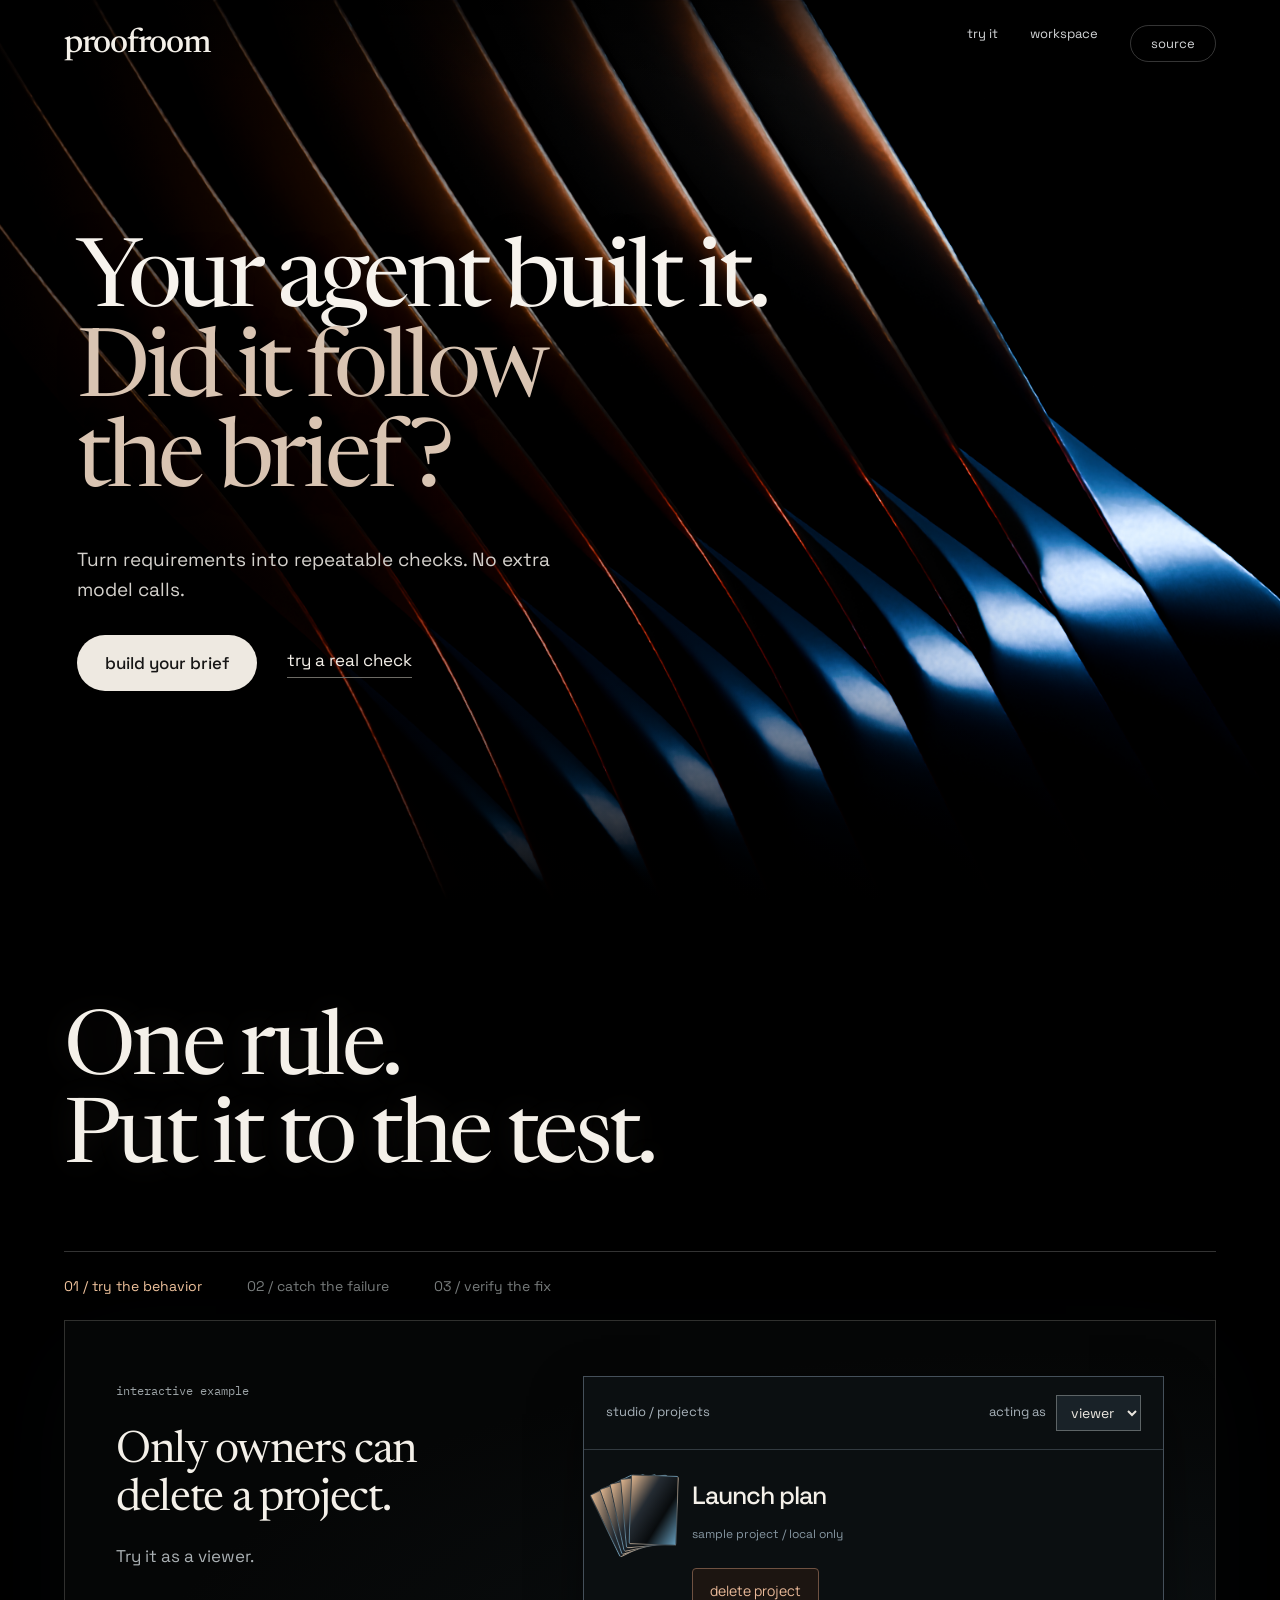
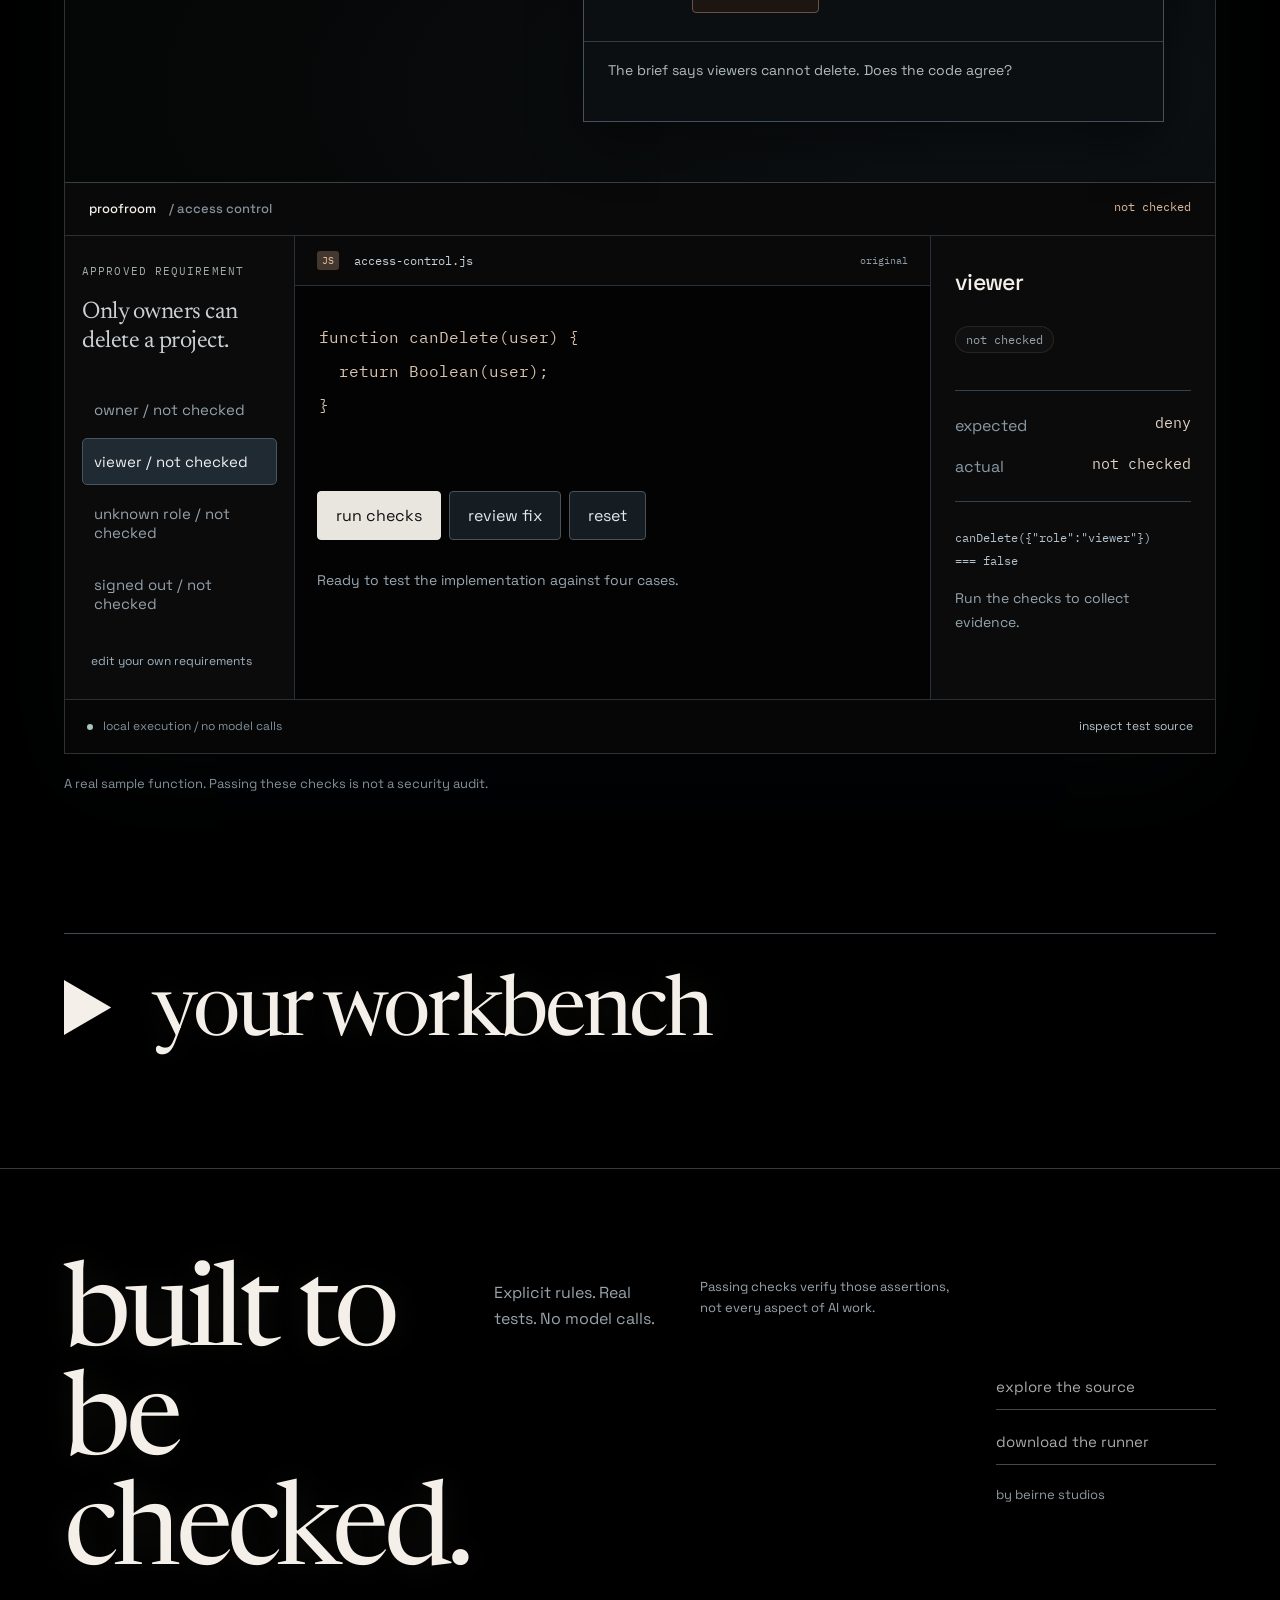
<file: index.html>
<!doctype html>
<html lang="en"><head><meta charset="utf-8"><meta name="viewport" content="width=device-width,initial-scale=1"><title>Proofroom | Keep your AI build on brief</title><meta name="description" content="Define your product, prepare an assignment for your coding AI, and review evidence against your approved requirements."><link rel="stylesheet" href="style.css?v=permissions-8"><link rel="stylesheet" href="cinematic.css?v=5"><link rel="stylesheet" href="editorial.css?v=5"></head>
<body><header class="masthead"><a class="brand" href="./">proofroom</a><nav aria-label="Main"><a href="#quick-demo">Try it</a><a href="#workspace" id="open-workspace-nav">workspace</a><a href="https://github.com/ebeirne/proofroom" target="_blank" rel="noopener">Source</a></nav></header>
<main><section class="cinema-hero"><video id="hero-motion" autoplay muted loop playsinline preload="metadata" poster="wind-poster.png" aria-hidden="true"><source src="wind-1080p120.mp4" type="video/mp4"></video><div class="hero-shade" aria-hidden="true"></div><div class="hero-copy"><h1>Your agent built it.<br><span>Did it follow<br>the brief?</span></h1><div class="hero-detail"><p>Turn requirements into repeatable checks. No extra model calls.</p><div class="hero-links"><a class="hero-cta" href="#workspace" data-open-workspace>build your brief</a><a class="hero-secondary" href="#quick-demo">try a real check</a></div></div></div></section><section id="quick-demo" class="review-section"><div class="review-intro"><h2>One rule.<br><span>Put it to the test.</span></h2></div><div class="experience-steps" aria-label="Demo progress"><span data-phase="0" class="active">01 / try the behavior</span><span data-phase="1">02 / catch the failure</span><span data-phase="2">03 / verify the fix</span></div><div class="review-app"><section class="behavior-lab" aria-label="Try the sample application"><div class="behavior-rule"><span class="sample-label">interactive example</span><h3>Only owners can<br>delete a project.</h3><p>Try it as a viewer.</p></div><div class="sample-project"><div class="sample-top"><span>studio / projects</span><label>acting as <select id="sample-role"><option value="viewer">viewer</option><option value="owner">owner</option></select></label></div><div class="sample-object" id="sample-object"><div class="object-lines" aria-hidden="true"><i></i><i></i><i></i><i></i><i></i></div><div><h4>Launch plan</h4><span>sample project / local only</span></div><button id="sample-delete" type="button">delete project</button></div><p id="sample-feedback" role="status">The brief says viewers cannot delete. Does the code agree?</p></div></section><div class="review-top"><span>proofroom <span class="dim">/ access control</span></span><span id="review-summary" role="status" aria-live="polite">not checked</span></div><div class="review-body"><aside class="review-sidebar"><h3>approved requirement</h3><p>Only owners can delete a project.</p><div id="review-checks" aria-label="Select a permission check"></div><a href="#workspace" data-workspace-tab="1">edit your own requirements</a></aside><div class="review-editor"><div class="review-file"><span class="file-icon" aria-hidden="true">JS</span> access-control.js <span id="review-revision">original</span></div><pre id="review-source"></pre><div id="review-diff" hidden><span>proposed change</span><pre class="removed">− return Boolean(user);</pre><pre class="added">+ return user?.role === 'owner';</pre></div><div class="review-actions"><button id="review-run">run checks</button><button id="review-fix">review fix</button><button id="review-reset">reset</button></div><p id="review-message" role="status">Ready to test the implementation against four cases.</p></div><section class="review-inspector" aria-label="Selected check evidence"><h3 id="review-selected">viewer</h3><p id="review-verdict">not checked</p><dl><dt>expected</dt><dd id="review-expected">deny</dd><dt>actual</dt><dd id="review-actual">not checked</dd></dl><pre id="review-assertion"></pre><p id="review-explanation">Run the checks to collect evidence.</p></section></div><div class="review-bottom"><span><i class="live-dot" aria-hidden="true"></i> local execution / no model calls</span><a href="https://github.com/ebeirne/proofroom/blob/main/permissions-demo.js">inspect test source</a></div></div><p class="review-boundary">A real sample function. Passing these checks is not a security audit.</p></section><details class="recorded-demo"><summary>watch another example</summary><video controls playsinline preload="metadata" poster="proofroom-demo.jpg?v=technical2" aria-label="20 second Proofroom demo: a failing cart calculation is corrected and passes"><source src="proofroom-demo.mp4?v=technical2" type="video/mp4"></video><p>A recreated walkthrough using real test results. Brief, failed check, fix, passing receipt.</p></details>

<details class="advanced-workspace"><summary>your workbench</summary><section id="workspace" class="brief-workspace"><p id="notice" role="status" aria-live="polite">An example brief is ready to explore. Everything saves in this browser.</p><div class="brief-toolbar"><button id="new">New brief</button><button id="download">Save JSON</button><button id="master">Export master brief</button><label class="file-label">Open JSON<input id="import" type="file" accept=".json,application/json"></label></div>
<section class="brief-panel"><h2>Your north star.</h2><form id="project-form"><label>Product name<input id="name" maxlength="160" required></label><label>What should it accomplish?<textarea id="goal" maxlength="4000" required></textarea></label><label>Who is it for?<input id="audience" maxlength="500" required></label><button class="primary">Save direction</button></form></section>
<section class="brief-panel"><h2>Make it specific.</h2><p>Each requirement needs an observable check. Human judgments stay human. Test requirements need a real test record.</p><div id="requirements"></div><details><summary>Add or edit a requirement</summary><form id="requirement-form"><div class="form-pair"><label>ID<input id="r-id" placeholder="R4" pattern="[a-zA-Z0-9_-]+" maxlength="64" required></label><label>Type<select id="r-kind"><option value="requirement">Requirement</option><option value="preference">Preference</option><option value="exclusion">Exclusion</option><option value="approval">Needs approval</option></select></label></div><label>What must be true?<textarea id="r-text" required maxlength="4000"></textarea></label><label>How will you check it?<textarea id="r-acceptance" required maxlength="4000"></textarea></label><label>Verification<select id="r-verification"><option value="human">Human review</option><option value="test">Executable test</option></select></label><label>Depends on IDs (optional, comma separated)<input id="r-deps"></label><div class="form-pair"><label>Decision key (optional)<input id="r-key" placeholder="animation" maxlength="100"></label><label>Decision value<input id="r-value" placeholder="trees-only" maxlength="500"></label></div><p class="small-note">Matching decision keys with different values are flagged. Free-text contradictions are not automatically understood.</p><button class="primary">Save requirement</button><button type="button" id="clear-requirement">Clear editor</button></form></details></section>
<section class="brief-panel"><h2>Close the gaps.</h2><div id="questions"></div><button id="save-answers">Save answers</button><form id="question-form"><label>Another decision to resolve<input id="new-question" required maxlength="4000"></label><button>Add question</button></form><div id="issues"></div><p id="brief-status"></p><label>Your name<input id="approver" maxlength="160" placeholder="Who approves this brief?"></label><button id="approval" class="primary">Approve this version</button><p class="small-note">Editing the brief invalidates its approval and clears the current task and review. This is a local acknowledgment, not an authenticated signature.</p></section>
<section class="brief-panel"><h2>One clear assignment.</h2><label>What should the AI do next?<textarea id="objective" placeholder="Implement the first demo flow."></textarea></label><div id="task-picks"></div><p class="small-note">Selected dependencies and all hard project rules travel with the task.</p><button id="make-task" class="primary">Prepare task packet</button><label>Copyable task instructions<textarea id="task-preview" readonly rows="10"></textarea></label><button id="task-download" disabled>Download TASK.md</button></section>
<section class="brief-panel"><h2>Check the actual files.</h2><p>Run repeatable file checks locally. No model calls, no AI tokens, no file uploads to a server.</p><p>Approve your brief first. Map checks to requirement IDs. Select the files your AI changed, then run a review session.</p><label>Checks (JSON)<textarea id="check-rules" rows="10" spellcheck="false"></textarea></label><p class="small-note">Operations: exists, contains, excludes, jsonEquals. Text checks match literal source, not running behavior. JSON checks use JSON Pointer paths. Requirements without checks remain not checked.</p><label>Select project text files<input id="check-files" type="file" multiple></label><p id="selected-files"></p><button id="run-checks" class="primary">Run automated checks</button><button id="demo-checks">Try a failing example</button><button id="download-receipt" disabled>Download receipt</button><div id="auto-results" role="status">No automated session yet.</div><p class="small-note">Files are read as text and never executed. Pass means this specific assertion passed, not that an entire feature is correct. Reports include hashes of the brief, rules and files. Choose fresh files after each code change.</p></section><section class="brief-panel"><h2>Run it where you build.</h2><p>Use the local runner for real Node tests. Use GitHub Actions to repeat them on every push, with a receipt attached to each run.</p><details><summary>Set up local or hosted verification</summary><p>Download or clone Proofroom, save your approved brief as proofroom-brief.json, and configure proofroom.config.json. Node.js 22 or newer is required.</p><pre class="command-example">node runner.cjs /path/to/project --allow-run --out report.json</pre><p>Test commands execute your project's code with your account's permissions. Run trusted projects only. They are not sandboxed locally.</p><p>For hosted runs, copy the runner files and <a href="https://github.com/ebeirne/proofroom/blob/main/.github/workflows/proofroom.yml" target="_blank" rel="noopener">Proofroom workflow</a> into your repository. It runs on pushes to main and manual dispatch, with read-only repository permissions and no configured secrets.</p><p>Private repositories can use the same local runner and GitHub workflow. The browser connection below reads public run status only. GitHub runner quotas and charges are separate from AI tokens.</p><a href="https://github.com/ebeirne/proofroom#local-and-github-verification" target="_blank" rel="noopener">Full setup instructions</a></details><label>Node tests for this project (JSON)<textarea id="node-tests" rows="5" spellcheck="false">[]</textarea></label><p class="small-note">Example: [{"id":"unit","requirement":"R1","args":["--test","test/cart.test.cjs"],"timeoutMs":30000}]. Commands run locally or in Actions, never in this webpage.</p><button id="export-config">Export runner config</button><p><a href="runner-kit.zip" download>Download local runner and GitHub workflow</a></p><label>Public GitHub repository<input id="github-repo" value="ebeirne/proofroom" placeholder="owner/repository"></label><button id="connect-github" class="primary">Connect public GitHub runs</button><p id="hosted-status" role="status"></p><div id="github-runs"></div><label>Import a runner receipt<input id="receipt-file" type="file" accept=".json,application/json"></label><h3>Recent sessions</h3><p class="small-note">Saved in this browser. Imported receipts are labeled separately and are not authenticated.</p><div id="session-history"></div></section></section>
</details><footer class="closing"><div><h2>built to be<br>checked.</h2><p>Explicit rules. Real tests. No model calls.</p><p class="boundary">Passing checks verify those assertions, not every aspect of AI work.</p></div><div class="closing-links"><a href="https://github.com/ebeirne/proofroom">explore the source</a><a href="runner-kit.zip" download>download the runner</a><span>by beirne studios</span></div></footer></main><script src="workspace-tabs.js"></script><script src="permissions-demo.js"></script><script src="review-ui.js"></script><script src="experience.js"></script><script src="cinematic.js?v=4"></script><script src="brief-core.js"></script><script src="workspace.js"></script><script src="verifier.js"></script><script src="auto-review.js"></script><script src="hosted.js"></script></body></html>
</file>
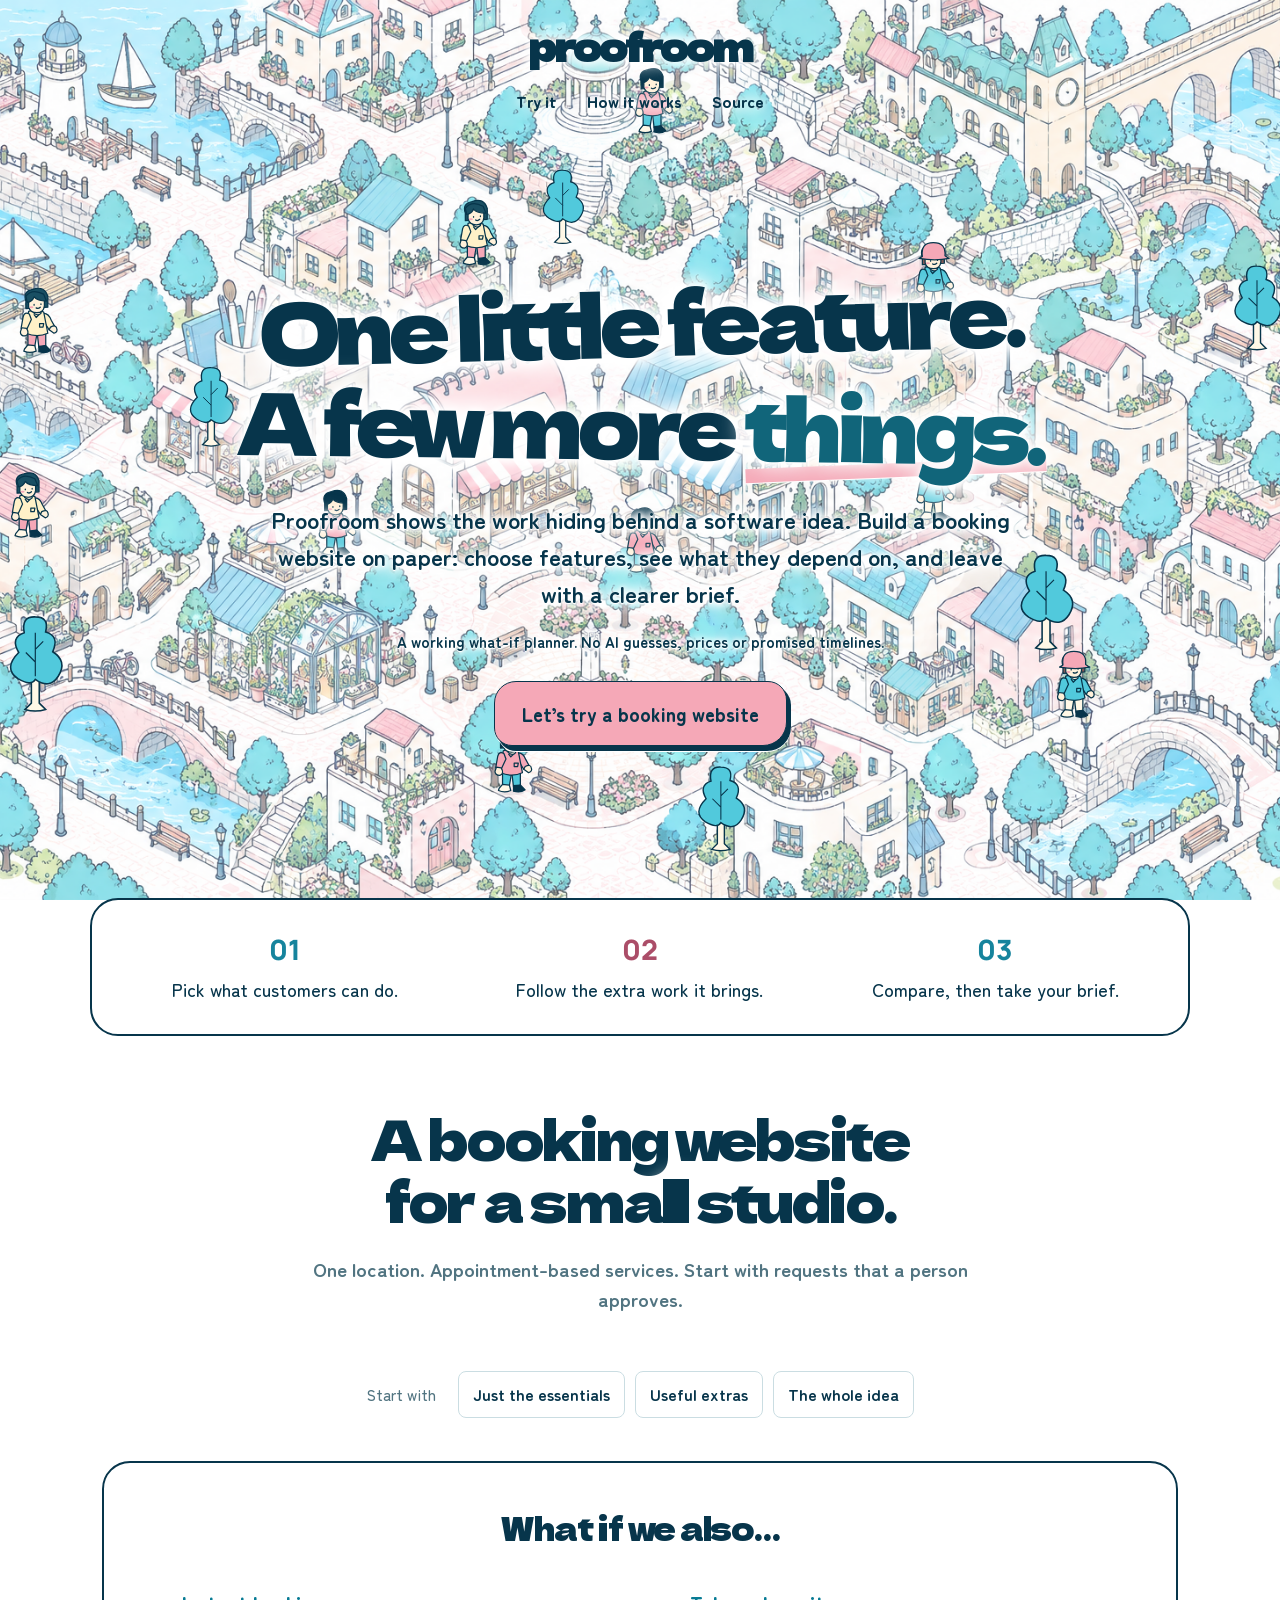
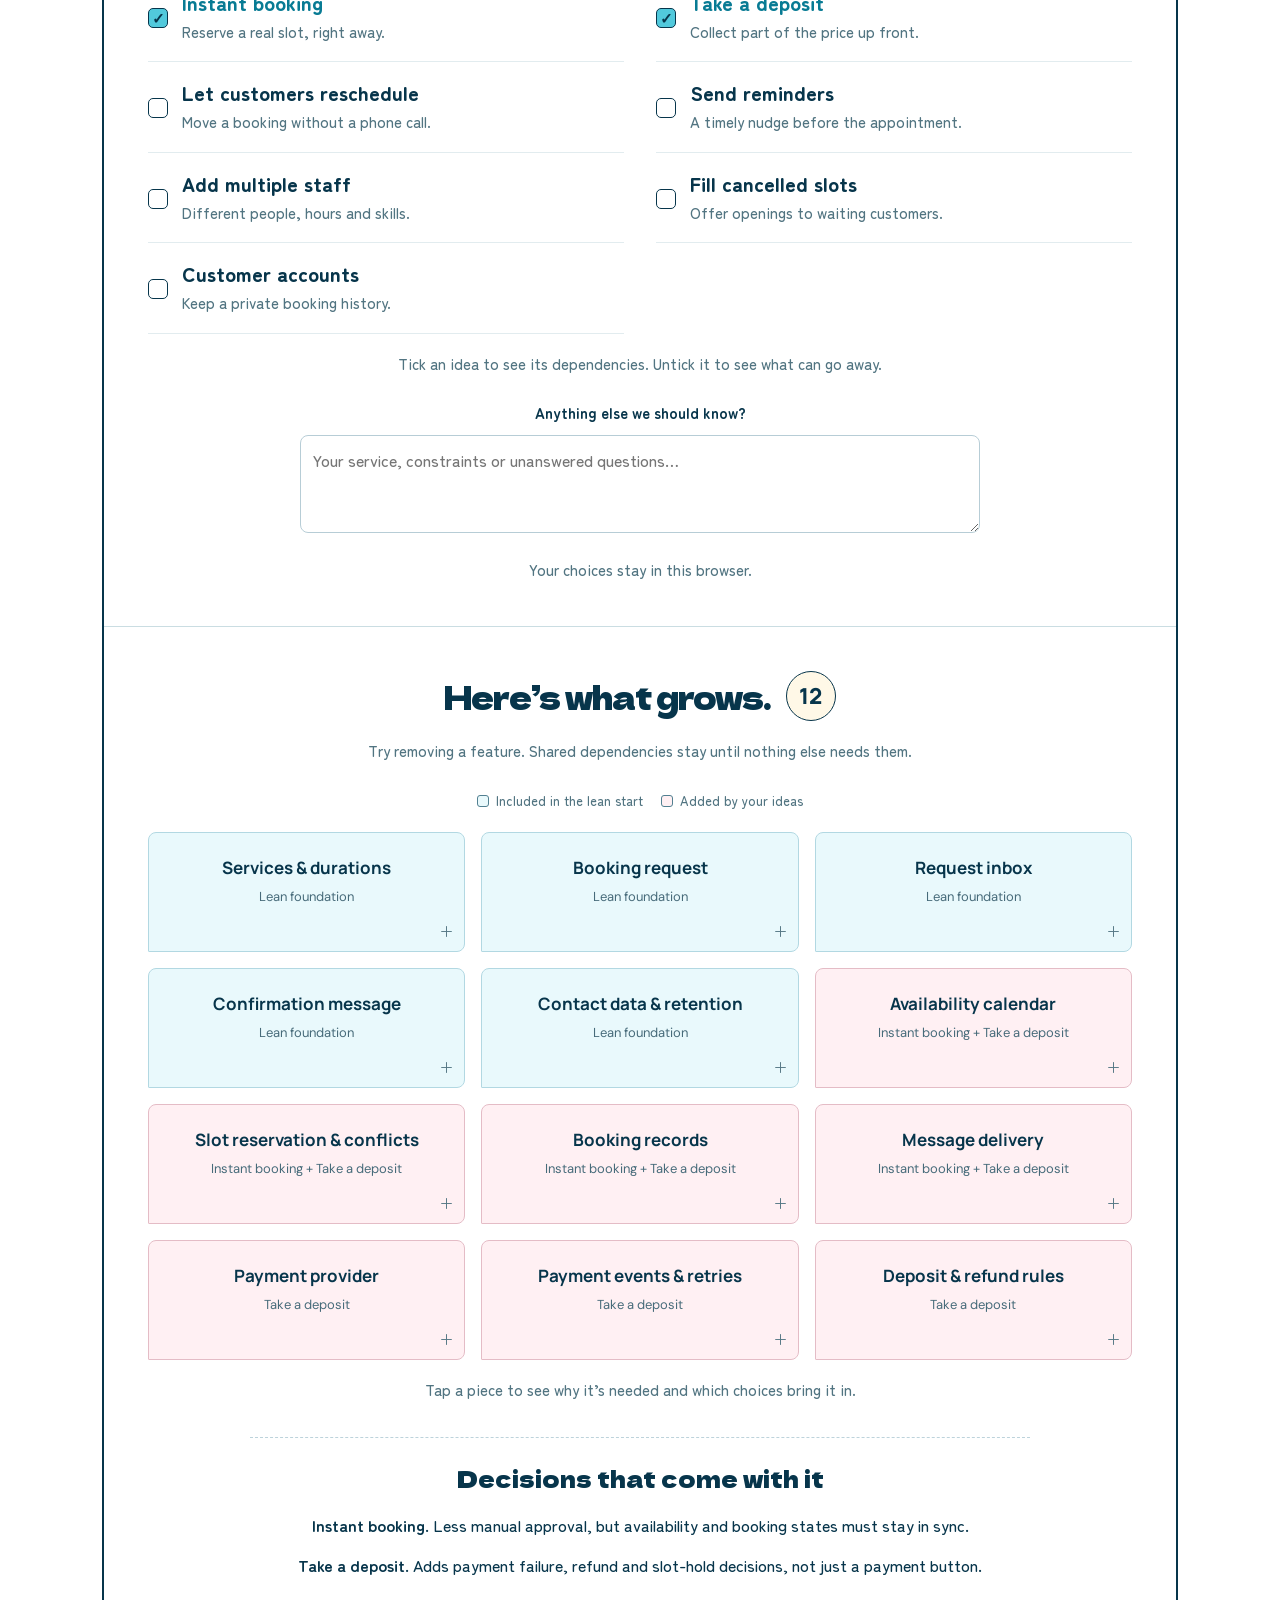
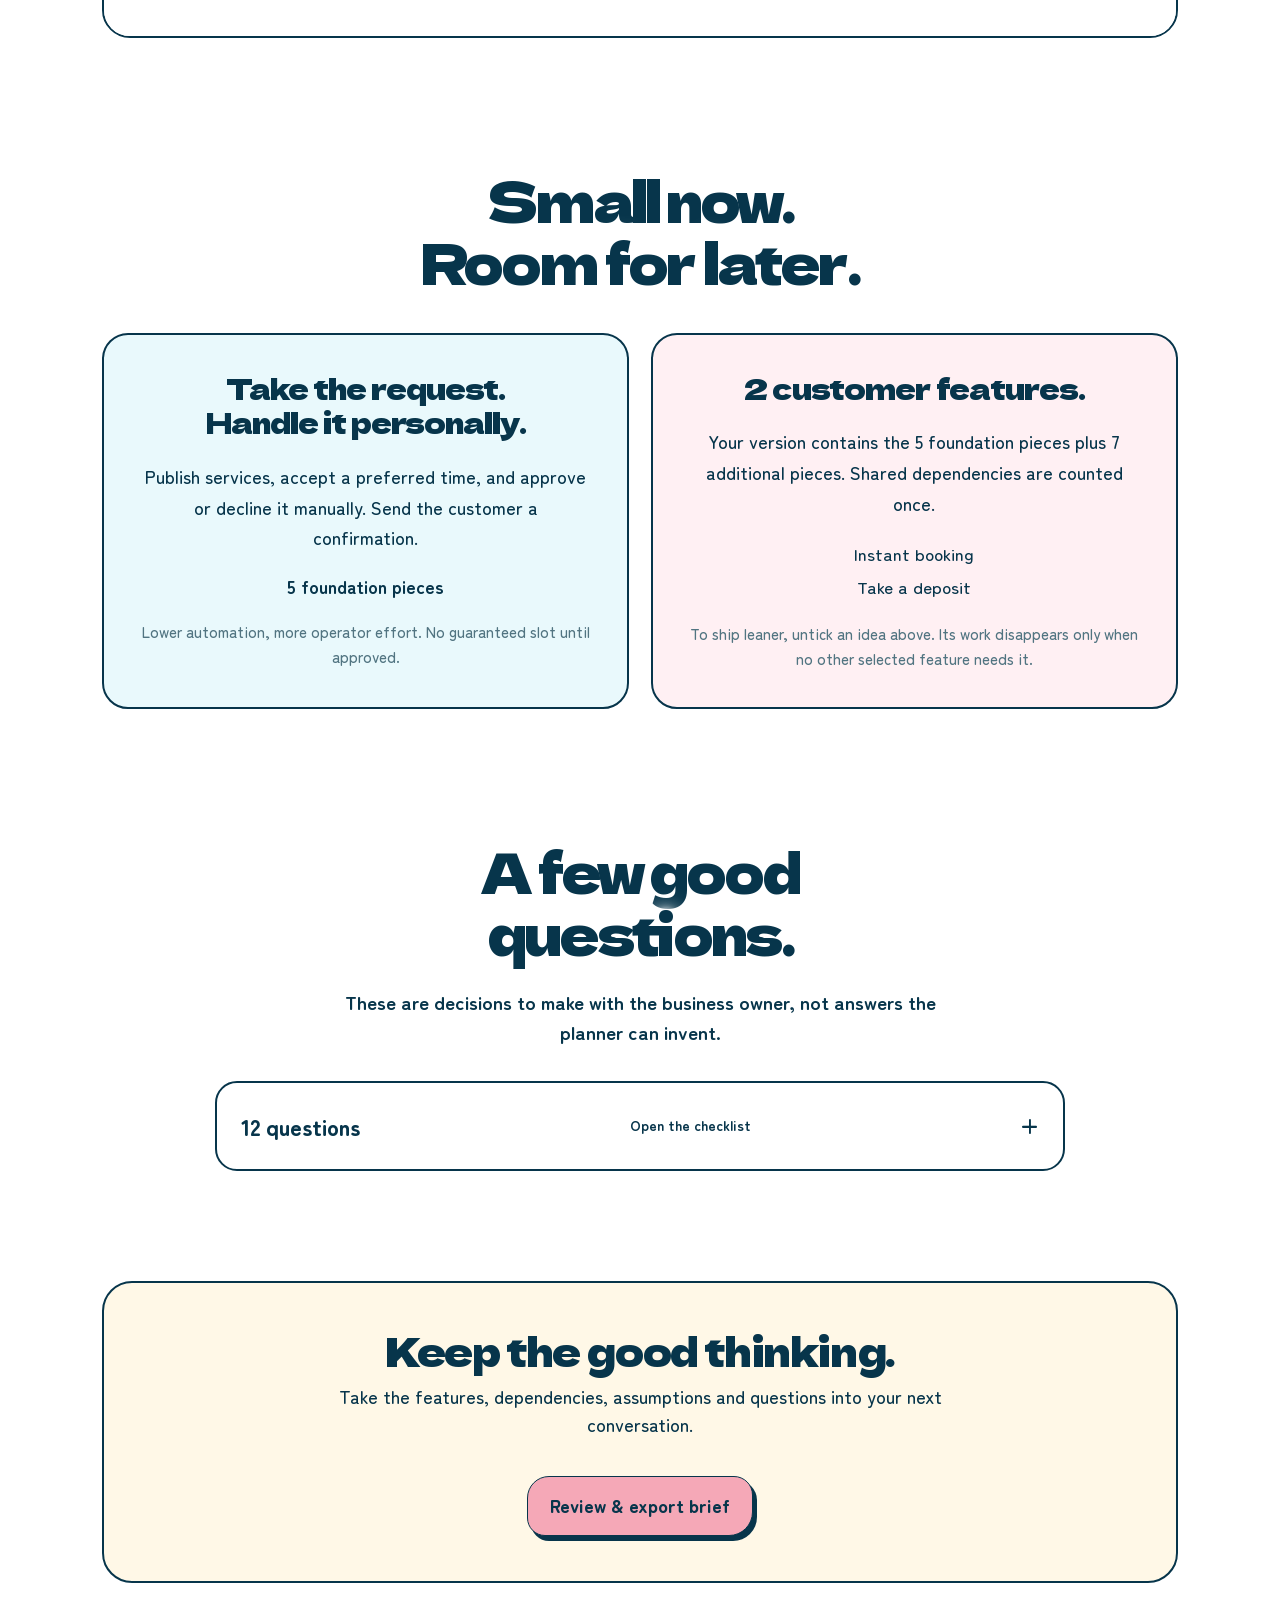
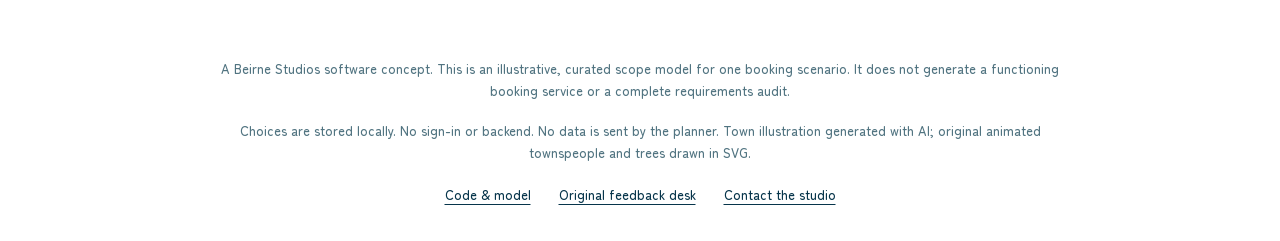
<file: booking/index.html>
<!doctype html>
<html lang="en"><head><meta charset="utf-8"><meta name="viewport" content="width=device-width,initial-scale=1"><title>Proofroom | See what a feature really adds</title><meta name="description" content="Explore the hidden work behind a booking website. Choose features, trace dependencies, compare a lean release and export a useful project brief."><link rel="stylesheet" href="style.css?v=town3"></head>
<body><div class="town-world" aria-hidden="true"><img class="town-map" src="kawaii-town.png" alt=""><svg class="town-life" viewBox="0 0 1536 1024" preserveAspectRatio="xMidYMid slice" xmlns="http://www.w3.org/2000/svg"><g transform="translate(280 500) scale(0.75)"><path fill="#fff8e7" stroke="#07354b" stroke-width="2" d="M-5 0L-5 -40 5 -40 5 0 13 8Q0 12 -13 8Z"/><g class="wind-crown"><path fill="#51c9dc" stroke="#07354b" stroke-width="2" d="M0 -109Q-18 -110 -14 -89Q-32 -83 -21 -64Q-41 -44 -22 -31Q-5 -21 0 -30Q18 -17 29 -34Q41 -53 22 -65Q31 -85 13 -90Q18 -109 0 -109Z"/><path fill="none" stroke="#07354b" stroke-width="1.5" d="M0 -34L0 -89M0 -52L-12 -64M0 -68L10 -78"/></g></g><g transform="translate(1230 730) scale(0.9)"><path fill="#fff8e7" stroke="#07354b" stroke-width="2" d="M-5 0L-5 -40 5 -40 5 0 13 8Q0 12 -13 8Z"/><g class="wind-crown"><path fill="#51c9dc" stroke="#07354b" stroke-width="2" d="M0 -109Q-18 -110 -14 -89Q-32 -83 -21 -64Q-41 -44 -22 -31Q-5 -21 0 -30Q18 -17 29 -34Q41 -53 22 -65Q31 -85 13 -90Q18 -109 0 -109Z"/><path fill="none" stroke="#07354b" stroke-width="1.5" d="M0 -34L0 -89M0 -52L-12 -64M0 -68L10 -78"/></g></g><g transform="translate(680 270) scale(0.7)"><path fill="#fff8e7" stroke="#07354b" stroke-width="2" d="M-5 0L-5 -40 5 -40 5 0 13 8Q0 12 -13 8Z"/><g class="wind-crown"><path fill="#51c9dc" stroke="#07354b" stroke-width="2" d="M0 -109Q-18 -110 -14 -89Q-32 -83 -21 -64Q-41 -44 -22 -31Q-5 -21 0 -30Q18 -17 29 -34Q41 -53 22 -65Q31 -85 13 -90Q18 -109 0 -109Z"/><path fill="none" stroke="#07354b" stroke-width="1.5" d="M0 -34L0 -89M0 -52L-12 -64M0 -68L10 -78"/></g></g><g transform="translate(80 800) scale(0.9)"><path fill="#fff8e7" stroke="#07354b" stroke-width="2" d="M-5 0L-5 -40 5 -40 5 0 13 8Q0 12 -13 8Z"/><g class="wind-crown"><path fill="#51c9dc" stroke="#07354b" stroke-width="2" d="M0 -109Q-18 -110 -14 -89Q-32 -83 -21 -64Q-41 -44 -22 -31Q-5 -21 0 -30Q18 -17 29 -34Q41 -53 22 -65Q31 -85 13 -90Q18 -109 0 -109Z"/><path fill="none" stroke="#07354b" stroke-width="1.5" d="M0 -34L0 -89M0 -52L-12 -64M0 -68L10 -78"/></g></g><g transform="translate(1470 390) scale(0.8)"><path fill="#fff8e7" stroke="#07354b" stroke-width="2" d="M-5 0L-5 -40 5 -40 5 0 13 8Q0 12 -13 8Z"/><g class="wind-crown"><path fill="#51c9dc" stroke="#07354b" stroke-width="2" d="M0 -109Q-18 -110 -14 -89Q-32 -83 -21 -64Q-41 -44 -22 -31Q-5 -21 0 -30Q18 -17 29 -34Q41 -53 22 -65Q31 -85 13 -90Q18 -109 0 -109Z"/><path fill="none" stroke="#07354b" stroke-width="1.5" d="M0 -34L0 -89M0 -52L-12 -64M0 -68L10 -78"/></g></g><g transform="translate(860 960) scale(0.8)"><path fill="#fff8e7" stroke="#07354b" stroke-width="2" d="M-5 0L-5 -40 5 -40 5 0 13 8Q0 12 -13 8Z"/><g class="wind-crown"><path fill="#51c9dc" stroke="#07354b" stroke-width="2" d="M0 -109Q-18 -110 -14 -89Q-32 -83 -21 -64Q-41 -44 -22 -31Q-5 -21 0 -30Q18 -17 29 -34Q41 -53 22 -65Q31 -85 13 -90Q18 -109 0 -109Z"/><path fill="none" stroke="#07354b" stroke-width="1.5" d="M0 -34L0 -89M0 -52L-12 -64M0 -68L10 -78"/></g></g><g class="resident-route" style="offset-path:path('M420 630 Q480 665 590 670');animation-duration:34s;animation-delay:0s"><g transform="translate(-24 -77) scale(.78)"><g class="resident" fill="none" stroke="#07354b" stroke-width="1.8" stroke-linejoin="round" stroke-linecap="round"><ellipse cx="33" cy="101" rx="19" ry="4" fill="#07354b" opacity=".08" stroke="none"/><g class="shoe-left"><path fill="#51c9dc" d="M20 67L34 68 30 91 20 91Z"/><path fill="#fff8e7" d="M20 89L30 90 32 98Q23 102 14 98L15 95Z"/></g><g class="shoe-right"><path fill="#51c9dc" d="M33 67L46 66 46 90 36 93Z"/><path fill="#07354b" d="M36 91L46 90 53 97Q46 102 36 99Z"/></g><g class="hand-back"><path fill="#f5a8b7" d="M42 43Q50 42 54 53L59 62 51 67 42 53Z"/><path fill="#fff1da" d="M53 63Q61 59 62 65Q64 70 58 72L51 67Z"/></g><path fill="#f5a8b7" d="M21 40Q32 36 43 41L49 72Q34 79 17 72Z"/><path d="M29 45L32 49 37 44M37 58L43 58 42 63 37 63Z"/><path fill="#fff1da" d="M28 32L39 32 39 43Q34 48 28 42Z"/><path fill="#07354b" d="M17 25Q12 11 27 8Q44 2 49 18L49 34 17 36Z"/><path fill="#fff1da" d="M21 20Q32 15 44 22L44 32Q43 42 33 42Q23 42 21 33Z"/><path fill="#07354b" d="M19 27L17 18Q26 6 43 15L47 25Q34 25 29 19Q26 26 19 27Z"/><path d="M29 30L29 31M39 29L39 30M32 35Q35 37 38 34"/><ellipse cx="25" cy="34" rx="3" ry="1.5" fill="#f5a8b7" stroke="none"/><g class="hand-front"><path fill="#f5a8b7" d="M22 44Q15 40 13 48L10 65 18 67 25 52Z"/><path fill="#fff1da" d="M11 64L18 65Q23 73 16 76Q9 76 9 70Z"/></g></g></g></g><g class="resident-route" style="offset-path:path('M1100 590 Q1150 660 1250 740');animation-duration:42s;animation-delay:-12s"><g transform="translate(-24 -77) scale(.78)"><g class="resident" fill="none" stroke="#07354b" stroke-width="1.8" stroke-linejoin="round" stroke-linecap="round"><ellipse cx="33" cy="101" rx="19" ry="4" fill="#07354b" opacity=".08" stroke="none"/><g class="shoe-left"><path fill="#fff8e7" d="M20 67L34 68 30 91 20 91Z"/><path fill="#fff8e7" d="M20 89L30 90 32 98Q23 102 14 98L15 95Z"/></g><g class="shoe-right"><path fill="#fff8e7" d="M33 67L46 66 46 90 36 93Z"/><path fill="#07354b" d="M36 91L46 90 53 97Q46 102 36 99Z"/></g><g class="hand-back"><path fill="#51c9dc" d="M42 43Q50 42 54 53L59 62 51 67 42 53Z"/><path fill="#fff1da" d="M53 63Q61 59 62 65Q64 70 58 72L51 67Z"/></g><path fill="#51c9dc" d="M21 40Q32 36 43 41L49 72Q34 79 17 72Z"/><path d="M29 45L32 49 37 44M37 58L43 58 42 63 37 63Z"/><path fill="#fff1da" d="M28 32L39 32 39 43Q34 48 28 42Z"/><path fill="#845856" d="M17 25Q12 11 27 8Q44 2 49 18L49 34 17 36Z"/><path fill="#fff1da" d="M21 20Q32 15 44 22L44 32Q43 42 33 42Q23 42 21 33Z"/><path fill="#845856" d="M19 27L17 18Q26 6 43 15L47 25Q34 25 29 19Q26 26 19 27Z"/><path fill="#f5a8b7" d="M17 24Q14 4 33 4Q52 4 50 23L56 27Q36 31 12 27Z"/><path d="M29 30L29 31M39 29L39 30M32 35Q35 37 38 34"/><ellipse cx="25" cy="34" rx="3" ry="1.5" fill="#f5a8b7" stroke="none"/><g class="hand-front"><path fill="#51c9dc" d="M22 44Q15 40 13 48L10 65 18 67 25 52Z"/><path fill="#fff1da" d="M11 64L18 65Q23 73 16 76Q9 76 9 70Z"/></g></g></g></g><g class="resident-route" style="offset-path:path('M580 300 Q650 275 730 310');animation-duration:30s;animation-delay:-8s"><g transform="translate(-24 -77) scale(.78)"><g class="resident" fill="none" stroke="#07354b" stroke-width="1.8" stroke-linejoin="round" stroke-linecap="round"><ellipse cx="33" cy="101" rx="19" ry="4" fill="#07354b" opacity=".08" stroke="none"/><g class="shoe-left"><path fill="#f5a8b7" d="M20 67L34 68 30 91 20 91Z"/><path fill="#fff8e7" d="M20 89L30 90 32 98Q23 102 14 98L15 95Z"/></g><g class="shoe-right"><path fill="#f5a8b7" d="M33 67L46 66 46 90 36 93Z"/><path fill="#07354b" d="M36 91L46 90 53 97Q46 102 36 99Z"/></g><g class="hand-back"><path fill="#fff1c8" d="M42 43Q50 42 54 53L59 62 51 67 42 53Z"/><path fill="#fff1da" d="M53 63Q61 59 62 65Q64 70 58 72L51 67Z"/></g><path fill="#fff1c8" d="M21 40Q32 36 43 41L49 72Q34 79 17 72Z"/><path d="M29 45L32 49 37 44M37 58L43 58 42 63 37 63Z"/><path fill="#fff1da" d="M28 32L39 32 39 43Q34 48 28 42Z"/><path fill="#194f63" d="M17 25Q12 11 27 8Q44 2 49 18L49 34 17 36Z"/><path fill="#fff1da" d="M21 20Q32 15 44 22L44 32Q43 42 33 42Q23 42 21 33Z"/><path fill="#194f63" d="M19 27L17 18Q26 6 43 15L47 25Q34 25 29 19Q26 26 19 27Z"/><path d="M29 30L29 31M39 29L39 30M32 35Q35 37 38 34"/><ellipse cx="25" cy="34" rx="3" ry="1.5" fill="#f5a8b7" stroke="none"/><g class="hand-front"><path fill="#fff1c8" d="M22 44Q15 40 13 48L10 65 18 67 25 52Z"/><path fill="#fff1da" d="M11 64L18 65Q23 73 16 76Q9 76 9 70Z"/></g></g></g></g><g class="resident-route" style="offset-path:path('M620 900 Q685 940 780 970');animation-duration:48s;animation-delay:-24s"><g transform="translate(-24 -77) scale(.78)"><g class="resident" fill="none" stroke="#07354b" stroke-width="1.8" stroke-linejoin="round" stroke-linecap="round"><ellipse cx="33" cy="101" rx="19" ry="4" fill="#07354b" opacity=".08" stroke="none"/><g class="shoe-left"><path fill="#51c9dc" d="M20 67L34 68 30 91 20 91Z"/><path fill="#fff8e7" d="M20 89L30 90 32 98Q23 102 14 98L15 95Z"/></g><g class="shoe-right"><path fill="#51c9dc" d="M33 67L46 66 46 90 36 93Z"/><path fill="#07354b" d="M36 91L46 90 53 97Q46 102 36 99Z"/></g><g class="hand-back"><path fill="#f5a8b7" d="M42 43Q50 42 54 53L59 62 51 67 42 53Z"/><path fill="#fff1da" d="M53 63Q61 59 62 65Q64 70 58 72L51 67Z"/></g><path fill="#f5a8b7" d="M21 40Q32 36 43 41L49 72Q34 79 17 72Z"/><path d="M29 45L32 49 37 44M37 58L43 58 42 63 37 63Z"/><path fill="#fff1da" d="M28 32L39 32 39 43Q34 48 28 42Z"/><path fill="#07354b" d="M17 25Q12 11 27 8Q44 2 49 18L49 34 17 36Z"/><path fill="#fff1da" d="M21 20Q32 15 44 22L44 32Q43 42 33 42Q23 42 21 33Z"/><path fill="#07354b" d="M19 27L17 18Q26 6 43 15L47 25Q34 25 29 19Q26 26 19 27Z"/><path d="M29 30L29 31M39 29L39 30M32 35Q35 37 38 34"/><ellipse cx="25" cy="34" rx="3" ry="1.5" fill="#f5a8b7" stroke="none"/><g class="hand-front"><path fill="#f5a8b7" d="M22 44Q15 40 13 48L10 65 18 67 25 52Z"/><path fill="#fff1da" d="M11 64L18 65Q23 73 16 76Q9 76 9 70Z"/></g></g></g></g><g class="resident-route" style="offset-path:path('M1100 350 Q1125 410 1180 475');animation-duration:37s;animation-delay:-18s"><g transform="translate(-24 -77) scale(.78)"><g class="resident" fill="none" stroke="#07354b" stroke-width="1.8" stroke-linejoin="round" stroke-linecap="round"><ellipse cx="33" cy="101" rx="19" ry="4" fill="#07354b" opacity=".08" stroke="none"/><g class="shoe-left"><path fill="#fff8e7" d="M20 67L34 68 30 91 20 91Z"/><path fill="#fff8e7" d="M20 89L30 90 32 98Q23 102 14 98L15 95Z"/></g><g class="shoe-right"><path fill="#fff8e7" d="M33 67L46 66 46 90 36 93Z"/><path fill="#07354b" d="M36 91L46 90 53 97Q46 102 36 99Z"/></g><g class="hand-back"><path fill="#51c9dc" d="M42 43Q50 42 54 53L59 62 51 67 42 53Z"/><path fill="#fff1da" d="M53 63Q61 59 62 65Q64 70 58 72L51 67Z"/></g><path fill="#51c9dc" d="M21 40Q32 36 43 41L49 72Q34 79 17 72Z"/><path d="M29 45L32 49 37 44M37 58L43 58 42 63 37 63Z"/><path fill="#fff1da" d="M28 32L39 32 39 43Q34 48 28 42Z"/><path fill="#845856" d="M17 25Q12 11 27 8Q44 2 49 18L49 34 17 36Z"/><path fill="#fff1da" d="M21 20Q32 15 44 22L44 32Q43 42 33 42Q23 42 21 33Z"/><path fill="#845856" d="M19 27L17 18Q26 6 43 15L47 25Q34 25 29 19Q26 26 19 27Z"/><path fill="#f5a8b7" d="M17 24Q14 4 33 4Q52 4 50 23L56 27Q36 31 12 27Z"/><path d="M29 30L29 31M39 29L39 30M32 35Q35 37 38 34"/><ellipse cx="25" cy="34" rx="3" ry="1.5" fill="#f5a8b7" stroke="none"/><g class="hand-front"><path fill="#51c9dc" d="M22 44Q15 40 13 48L10 65 18 67 25 52Z"/><path fill="#fff1da" d="M11 64L18 65Q23 73 16 76Q9 76 9 70Z"/></g></g></g></g><g class="resident-route" style="offset-path:path('M70 610 Q120 670 180 695');animation-duration:38s;animation-delay:-6s"><g transform="translate(-24 -77) scale(.78)"><g class="resident" fill="none" stroke="#07354b" stroke-width="1.8" stroke-linejoin="round" stroke-linecap="round"><ellipse cx="33" cy="101" rx="19" ry="4" fill="#07354b" opacity=".08" stroke="none"/><g class="shoe-left"><path fill="#f5a8b7" d="M20 67L34 68 30 91 20 91Z"/><path fill="#fff8e7" d="M20 89L30 90 32 98Q23 102 14 98L15 95Z"/></g><g class="shoe-right"><path fill="#f5a8b7" d="M33 67L46 66 46 90 36 93Z"/><path fill="#07354b" d="M36 91L46 90 53 97Q46 102 36 99Z"/></g><g class="hand-back"><path fill="#fff1c8" d="M42 43Q50 42 54 53L59 62 51 67 42 53Z"/><path fill="#fff1da" d="M53 63Q61 59 62 65Q64 70 58 72L51 67Z"/></g><path fill="#fff1c8" d="M21 40Q32 36 43 41L49 72Q34 79 17 72Z"/><path d="M29 45L32 49 37 44M37 58L43 58 42 63 37 63Z"/><path fill="#fff1da" d="M28 32L39 32 39 43Q34 48 28 42Z"/><path fill="#194f63" d="M17 25Q12 11 27 8Q44 2 49 18L49 34 17 36Z"/><path fill="#fff1da" d="M21 20Q32 15 44 22L44 32Q43 42 33 42Q23 42 21 33Z"/><path fill="#194f63" d="M19 27L17 18Q26 6 43 15L47 25Q34 25 29 19Q26 26 19 27Z"/><path d="M29 30L29 31M39 29L39 30M32 35Q35 37 38 34"/><ellipse cx="25" cy="34" rx="3" ry="1.5" fill="#f5a8b7" stroke="none"/><g class="hand-front"><path fill="#fff1c8" d="M22 44Q15 40 13 48L10 65 18 67 25 52Z"/><path fill="#fff1da" d="M11 64L18 65Q23 73 16 76Q9 76 9 70Z"/></g></g></g></g><g class="resident-route" style="offset-path:path('M780 150 Q830 135 885 110');animation-duration:32s;animation-delay:-17s"><g transform="translate(-24 -77) scale(.78)"><g class="resident" fill="none" stroke="#07354b" stroke-width="1.8" stroke-linejoin="round" stroke-linecap="round"><ellipse cx="33" cy="101" rx="19" ry="4" fill="#07354b" opacity=".08" stroke="none"/><g class="shoe-left"><path fill="#51c9dc" d="M20 67L34 68 30 91 20 91Z"/><path fill="#fff8e7" d="M20 89L30 90 32 98Q23 102 14 98L15 95Z"/></g><g class="shoe-right"><path fill="#51c9dc" d="M33 67L46 66 46 90 36 93Z"/><path fill="#07354b" d="M36 91L46 90 53 97Q46 102 36 99Z"/></g><g class="hand-back"><path fill="#f5a8b7" d="M42 43Q50 42 54 53L59 62 51 67 42 53Z"/><path fill="#fff1da" d="M53 63Q61 59 62 65Q64 70 58 72L51 67Z"/></g><path fill="#f5a8b7" d="M21 40Q32 36 43 41L49 72Q34 79 17 72Z"/><path d="M29 45L32 49 37 44M37 58L43 58 42 63 37 63Z"/><path fill="#fff1da" d="M28 32L39 32 39 43Q34 48 28 42Z"/><path fill="#07354b" d="M17 25Q12 11 27 8Q44 2 49 18L49 34 17 36Z"/><path fill="#fff1da" d="M21 20Q32 15 44 22L44 32Q43 42 33 42Q23 42 21 33Z"/><path fill="#07354b" d="M19 27L17 18Q26 6 43 15L47 25Q34 25 29 19Q26 26 19 27Z"/><path d="M29 30L29 31M39 29L39 30M32 35Q35 37 38 34"/><ellipse cx="25" cy="34" rx="3" ry="1.5" fill="#f5a8b7" stroke="none"/><g class="hand-front"><path fill="#f5a8b7" d="M22 44Q15 40 13 48L10 65 18 67 25 52Z"/><path fill="#fff1da" d="M11 64L18 65Q23 73 16 76Q9 76 9 70Z"/></g></g></g></g><g class="resident-route" style="offset-path:path('M1260 815 Q1300 795 1375 780');animation-duration:46s;animation-delay:-30s"><g transform="translate(-24 -77) scale(.78)"><g class="resident" fill="none" stroke="#07354b" stroke-width="1.8" stroke-linejoin="round" stroke-linecap="round"><ellipse cx="33" cy="101" rx="19" ry="4" fill="#07354b" opacity=".08" stroke="none"/><g class="shoe-left"><path fill="#fff8e7" d="M20 67L34 68 30 91 20 91Z"/><path fill="#fff8e7" d="M20 89L30 90 32 98Q23 102 14 98L15 95Z"/></g><g class="shoe-right"><path fill="#fff8e7" d="M33 67L46 66 46 90 36 93Z"/><path fill="#07354b" d="M36 91L46 90 53 97Q46 102 36 99Z"/></g><g class="hand-back"><path fill="#51c9dc" d="M42 43Q50 42 54 53L59 62 51 67 42 53Z"/><path fill="#fff1da" d="M53 63Q61 59 62 65Q64 70 58 72L51 67Z"/></g><path fill="#51c9dc" d="M21 40Q32 36 43 41L49 72Q34 79 17 72Z"/><path d="M29 45L32 49 37 44M37 58L43 58 42 63 37 63Z"/><path fill="#fff1da" d="M28 32L39 32 39 43Q34 48 28 42Z"/><path fill="#845856" d="M17 25Q12 11 27 8Q44 2 49 18L49 34 17 36Z"/><path fill="#fff1da" d="M21 20Q32 15 44 22L44 32Q43 42 33 42Q23 42 21 33Z"/><path fill="#845856" d="M19 27L17 18Q26 6 43 15L47 25Q34 25 29 19Q26 26 19 27Z"/><path fill="#f5a8b7" d="M17 24Q14 4 33 4Q52 4 50 23L56 27Q36 31 12 27Z"/><path d="M29 30L29 31M39 29L39 30M32 35Q35 37 38 34"/><ellipse cx="25" cy="34" rx="3" ry="1.5" fill="#f5a8b7" stroke="none"/><g class="hand-front"><path fill="#51c9dc" d="M22 44Q15 40 13 48L10 65 18 67 25 52Z"/><path fill="#fff1da" d="M11 64L18 65Q23 73 16 76Q9 76 9 70Z"/></g></g></g></g><g class="resident-route" style="offset-path:path('M80 400 Q130 425 170 450');animation-duration:36s;animation-delay:-10s"><g transform="translate(-24 -77) scale(.78)"><g class="resident" fill="none" stroke="#07354b" stroke-width="1.8" stroke-linejoin="round" stroke-linecap="round"><ellipse cx="33" cy="101" rx="19" ry="4" fill="#07354b" opacity=".08" stroke="none"/><g class="shoe-left"><path fill="#f5a8b7" d="M20 67L34 68 30 91 20 91Z"/><path fill="#fff8e7" d="M20 89L30 90 32 98Q23 102 14 98L15 95Z"/></g><g class="shoe-right"><path fill="#f5a8b7" d="M33 67L46 66 46 90 36 93Z"/><path fill="#07354b" d="M36 91L46 90 53 97Q46 102 36 99Z"/></g><g class="hand-back"><path fill="#fff1c8" d="M42 43Q50 42 54 53L59 62 51 67 42 53Z"/><path fill="#fff1da" d="M53 63Q61 59 62 65Q64 70 58 72L51 67Z"/></g><path fill="#fff1c8" d="M21 40Q32 36 43 41L49 72Q34 79 17 72Z"/><path d="M29 45L32 49 37 44M37 58L43 58 42 63 37 63Z"/><path fill="#fff1da" d="M28 32L39 32 39 43Q34 48 28 42Z"/><path fill="#194f63" d="M17 25Q12 11 27 8Q44 2 49 18L49 34 17 36Z"/><path fill="#fff1da" d="M21 20Q32 15 44 22L44 32Q43 42 33 42Q23 42 21 33Z"/><path fill="#194f63" d="M19 27L17 18Q26 6 43 15L47 25Q34 25 29 19Q26 26 19 27Z"/><path d="M29 30L29 31M39 29L39 30M32 35Q35 37 38 34"/><ellipse cx="25" cy="34" rx="3" ry="1.5" fill="#f5a8b7" stroke="none"/><g class="hand-front"><path fill="#fff1c8" d="M22 44Q15 40 13 48L10 65 18 67 25 52Z"/><path fill="#fff1da" d="M11 64L18 65Q23 73 16 76Q9 76 9 70Z"/></g></g></g></g><g class="resident-route" style="offset-path:path('M770 650 Q825 675 880 700');animation-duration:40s;animation-delay:-23s"><g transform="translate(-24 -77) scale(.78)"><g class="resident" fill="none" stroke="#07354b" stroke-width="1.8" stroke-linejoin="round" stroke-linecap="round"><ellipse cx="33" cy="101" rx="19" ry="4" fill="#07354b" opacity=".08" stroke="none"/><g class="shoe-left"><path fill="#51c9dc" d="M20 67L34 68 30 91 20 91Z"/><path fill="#fff8e7" d="M20 89L30 90 32 98Q23 102 14 98L15 95Z"/></g><g class="shoe-right"><path fill="#51c9dc" d="M33 67L46 66 46 90 36 93Z"/><path fill="#07354b" d="M36 91L46 90 53 97Q46 102 36 99Z"/></g><g class="hand-back"><path fill="#f5a8b7" d="M42 43Q50 42 54 53L59 62 51 67 42 53Z"/><path fill="#fff1da" d="M53 63Q61 59 62 65Q64 70 58 72L51 67Z"/></g><path fill="#f5a8b7" d="M21 40Q32 36 43 41L49 72Q34 79 17 72Z"/><path d="M29 45L32 49 37 44M37 58L43 58 42 63 37 63Z"/><path fill="#fff1da" d="M28 32L39 32 39 43Q34 48 28 42Z"/><path fill="#07354b" d="M17 25Q12 11 27 8Q44 2 49 18L49 34 17 36Z"/><path fill="#fff1da" d="M21 20Q32 15 44 22L44 32Q43 42 33 42Q23 42 21 33Z"/><path fill="#07354b" d="M19 27L17 18Q26 6 43 15L47 25Q34 25 29 19Q26 26 19 27Z"/><path d="M29 30L29 31M39 29L39 30M32 35Q35 37 38 34"/><ellipse cx="25" cy="34" rx="3" ry="1.5" fill="#f5a8b7" stroke="none"/><g class="hand-front"><path fill="#f5a8b7" d="M22 44Q15 40 13 48L10 65 18 67 25 52Z"/><path fill="#fff1da" d="M11 64L18 65Q23 73 16 76Q9 76 9 70Z"/></g></g></g></g></svg></div><header class="masthead"><a class="brand" href="./">proofroom</a><nav aria-label="Main"><a href="#planner">Try it</a><a href="#how">How it works</a><a href="https://github.com/ebeirne/proofroom" target="_blank" rel="noopener">Source</a></nav></header>
<main><section class="hero" aria-labelledby="title"><div class="hero-copy"><h1 id="title"><span>One little feature.</span><span>A few more <em>things.</em></span></h1><p class="description">Proofroom shows the work hiding behind a software idea. Build a booking website on paper: choose features, see what they depend on, and leave with a clearer brief.</p><p class="hero-boundary">A working what-if planner. No AI guesses, prices or promised timelines.</p><a class="primary start" href="#planner">Let’s try a booking website</a></div></section>
<section id="how" class="how" aria-label="How it works"><p><b>01</b><span>Pick what customers can do.</span></p><p><b>02</b><span>Follow the extra work it brings.</span></p><p><b>03</b><span>Compare, then take your brief.</span></p></section>
<section id="planner" class="planner" aria-labelledby="planner-title"><div class="section-heading"><div><h2 id="planner-title">A booking website<br>for a small studio.</h2><p>One location. Appointment-based services. Start with requests that a person approves.</p></div></div>
<div class="presets" role="group" aria-label="Starting points"><span>Start with</span><button data-preset="lean">Just the essentials</button><button data-preset="useful">Useful extras</button><button data-preset="full">The whole idea</button></div>
<div class="workbench"><section class="choices" aria-labelledby="choose-title"><h3 id="choose-title">What if we also…</h3><div id="features"></div><p class="small-note">Tick an idea to see its dependencies. Untick it to see what can go away.</p><label class="context-label" for="context">Anything else we should know?</label><textarea id="context" rows="3" maxlength="2000" placeholder="Your service, constraints or unanswered questions…"></textarea><p id="storage-status" class="small-note">Your choices stay in this browser.</p></section>
<section class="scope" aria-labelledby="scope-title"><div class="scope-heading"><div><h3 id="scope-title">Here’s what grows.</h3></div><span id="scope-count" class="count"></span></div><p id="change-status" class="change-status" role="status" aria-live="polite"></p><div class="legend"><span><i class="cyan"></i>Included in the lean start</span><span><i class="pink"></i>Added by your ideas</span></div><div id="dependency-map" class="dependency-map"></div><p class="small-note">Tap a piece to see why it’s needed and which choices bring it in.</p><div class="tradeoffs"><h4>Decisions that come with it</h4><div id="tradeoffs"></div></div></section></div></section>
<section class="comparison" aria-labelledby="compare-title"><div class="section-heading"><div><h2 id="compare-title">Small now.<br>Room for later.</h2></div></div><div class="compare-grid"><article class="lean-card"><h3>Take the request.<br>Handle it personally.</h3><p>Publish services, accept a preferred time, and approve or decline it manually. Send the customer a confirmation.</p><b>5 foundation pieces</b><p class="small-note">Lower automation, more operator effort. No guaranteed slot until approved.</p></article><article class="full-card"><h3 id="version-title"></h3><p id="version-copy"></p><ul id="version-list"></ul><p id="defer-copy" class="small-note"></p></article></div></section>
<section class="questions" aria-labelledby="questions-title"><div><h2 id="questions-title">A few good<br>questions.</h2><p>These are decisions to make with the business owner, not answers the planner can invent.</p></div><details><summary><span id="question-count"></span><span>Open the checklist</span></summary><ul id="questions-list"></ul></details></section>
<section class="takeaway"><div><h2>Keep the good thinking.</h2><p>Take the features, dependencies, assumptions and questions into your next conversation.</p></div><button class="primary" id="export">Review & export brief</button></section>
<footer><p>A Beirne Studios software concept. This is an illustrative, curated scope model for one booking scenario. It does not generate a functioning booking service or a complete requirements audit.</p><p>Choices are stored locally. No sign-in or backend. No data is sent by the planner. Town illustration generated with AI; original animated townspeople and trees drawn in SVG.</p><div><a href="https://github.com/ebeirne/proofroom">Code & model</a><a href="legacy/">Original feedback desk</a><a href="mailto:beirnewebsites@gmail.com">Contact the studio</a></div></footer></main>
<dialog id="piece-dialog" aria-labelledby="piece-title"><button class="close" data-close="piece-dialog" aria-label="Close details">×</button><p id="piece-kind" hidden></p><h2 id="piece-title"></h2><p id="piece-why"></p><h3>Included because of</h3><ul id="piece-reasons"></ul><h3>Assumption</h3><p id="piece-assumption"></p><h3>Ask before building</h3><ul id="piece-questions"></ul></dialog>
<dialog id="export-dialog" aria-labelledby="export-title"><button class="close" data-close="export-dialog" aria-label="Close export">×</button><h2 id="export-title">A brief worth sharing.</h2><label for="brief-preview">Review or select the text below</label><textarea id="brief-preview" rows="12" readonly></textarea><div class="export-actions"><button class="primary" id="download-md">Download brief</button><button id="download-json">Download JSON</button><button id="copy">Copy text</button></div><p role="status" id="export-status"></p></dialog>
<script src="model.js"></script><script src="app.js?v=town2"></script></body></html>
</file>
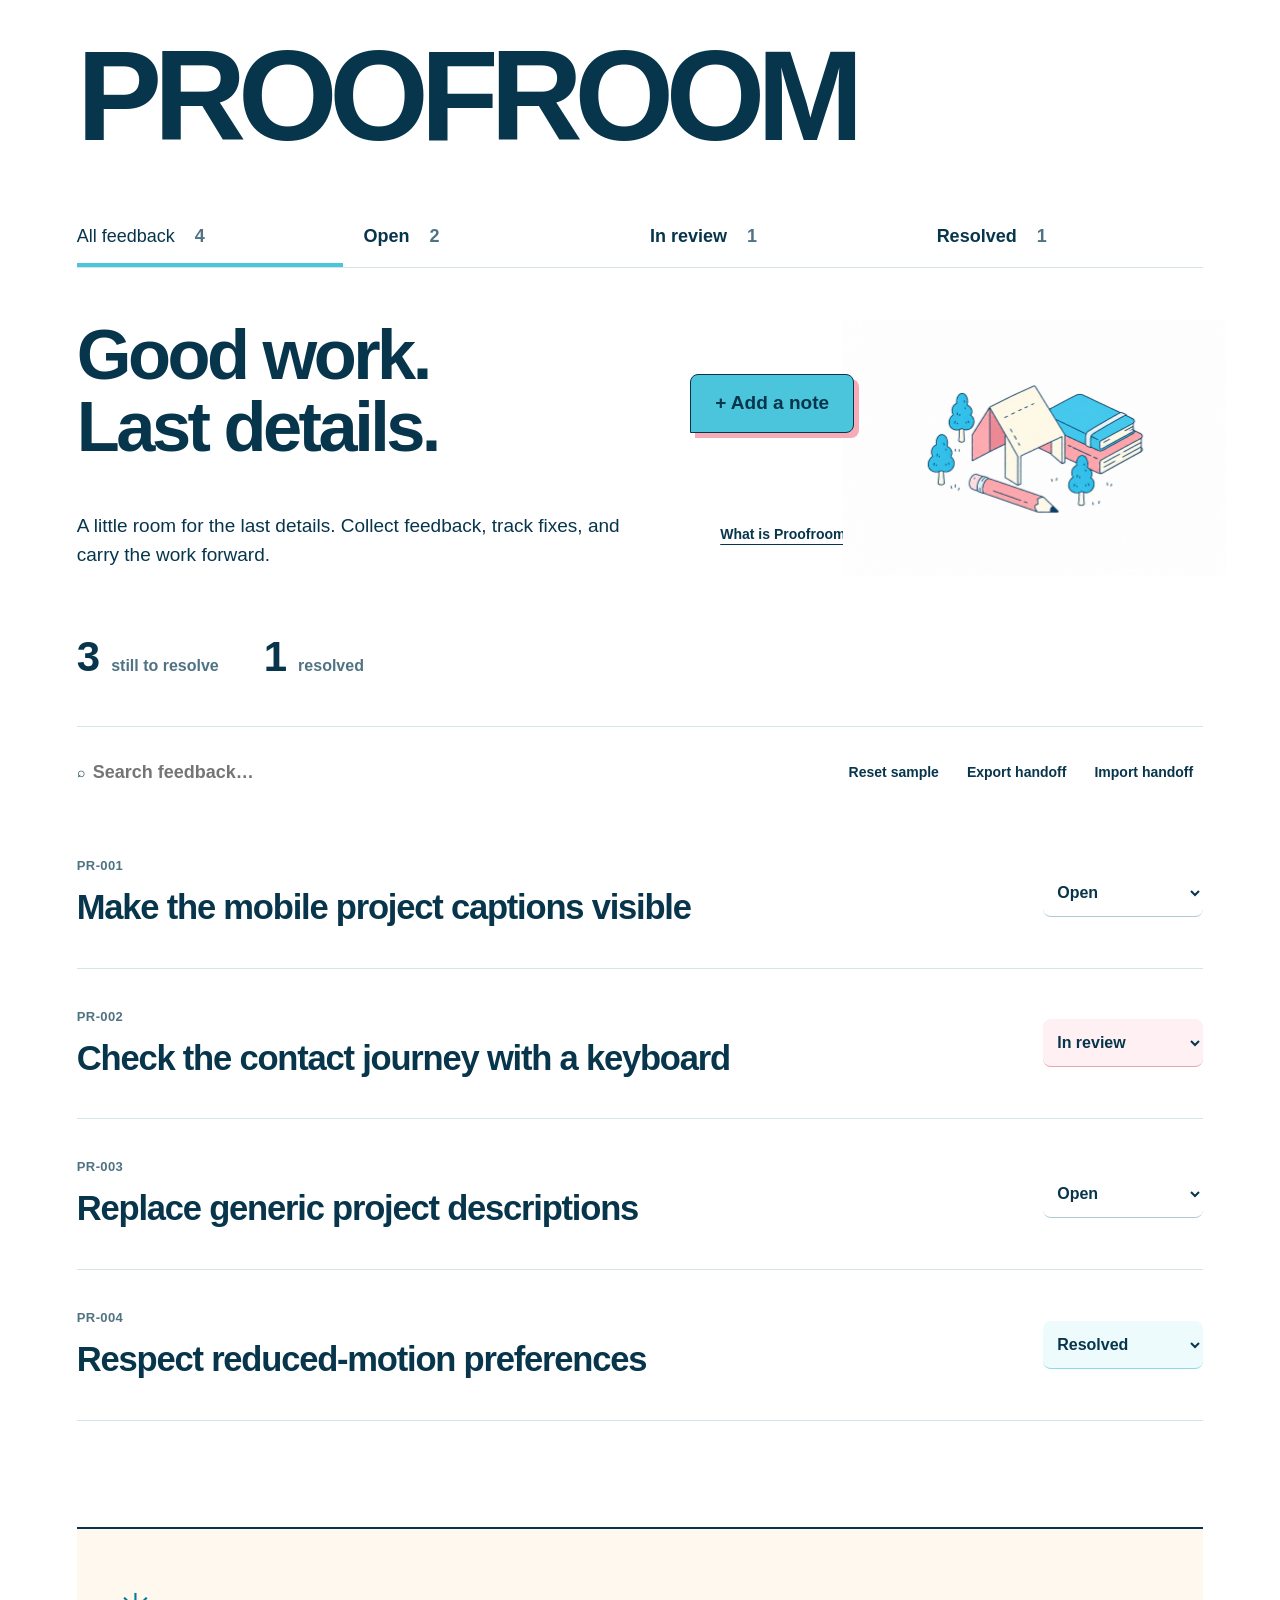
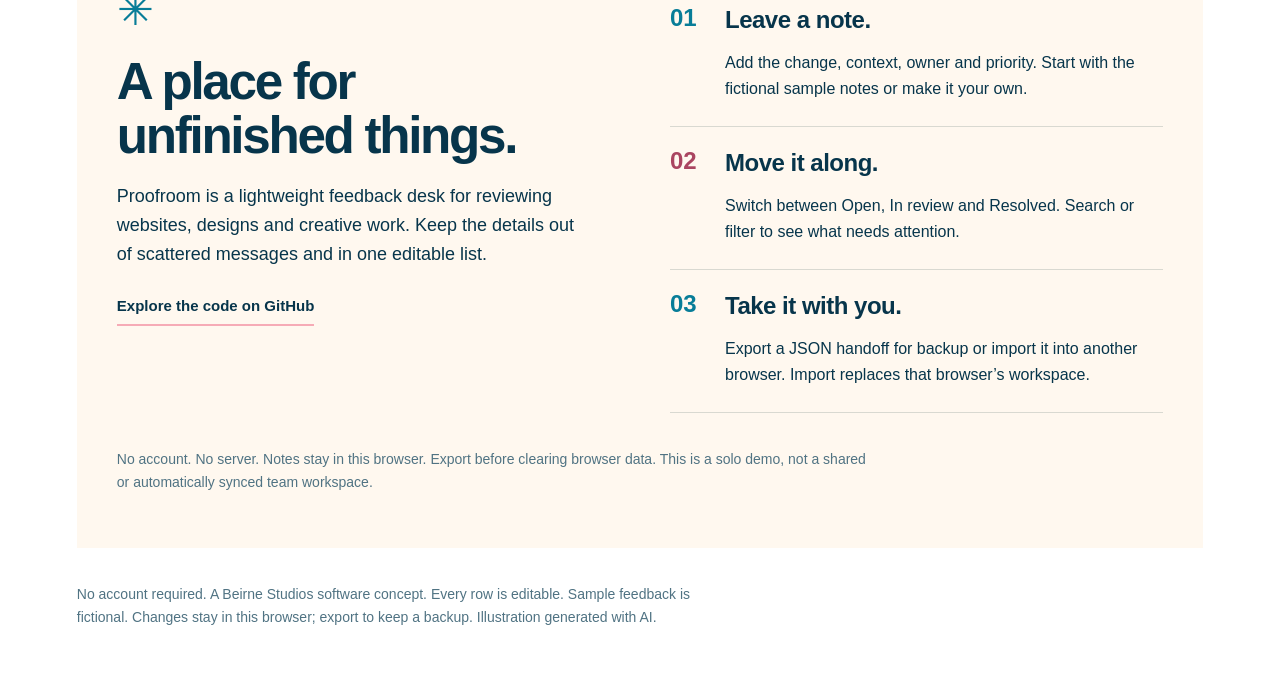
<file: legacy/index.html>
<!doctype html><html lang="en"><head><meta charset="utf-8"><meta name="viewport" content="width=device-width,initial-scale=1"><title>Proofroom,  review desk</title><link rel="stylesheet" href="style.css"></head><body>
<aside><a class="brand" href="./">Proofroom</a><p class="workspace-label">YOUR WORKSPACE</p><h2>Studio review</h2><p class="quiet">The last mile, in one place.</p><nav aria-label="Review filters"><button data-filter="all" aria-pressed="true">All feedback <span id="all-count"></span></button><button data-filter="Open" aria-pressed="false">Open <span id="open-count"></span></button><button data-filter="In review" aria-pressed="false">In review <span id="review-count"></span></button><button data-filter="Resolved" aria-pressed="false">Resolved <span id="done-count"></span></button></nav><div class="aside-bottom"><p>Self-initiated software concept.<br>Changes stay in this browser.</p><a href="#about-demo">About this demo </a><a href="mailto:beirnewebsites@gmail.com">Contact Beirne Studios </a></div></aside>
<main><header><span>Studio review <span class="slash">/</span> Feedback desk</span><span class="local">● Local workspace</span></header><section class="intro"><img class="garden" src="stationery-garden.png" alt="" aria-hidden="true"><div><p class="eyebrow">THE WORK IS IN THE DETAILS.</p><h1>Good work.<br>Last details.</h1></div><button class="primary" id="new">+ Add a note</button><p class="product-description">A little room for the last details. Collect feedback, track fixes, and carry the work forward.</p><a class="how-link" href="#how-it-works">What is Proofroom? </a></section><div class="summary"><div><b id="active">0</b><span>still to resolve</span></div><div><b id="resolved">0</b><span>resolved</span></div><div class="progress-wrap"><span id="progress-label"></span><progress id="progress" max="100" value="0"></progress></div></div>
<section aria-label="Feedback list"><div class="toolbar"><label class="search">⌕ <input id="search" type="search" placeholder="Search feedback…" aria-label="Search feedback"></label><div><button id="reset-demo">Reset sample</button><button id="export">Export handoff </button><button id="import">Import handoff </button><input id="import-file" type="file" accept="application/json,.json" hidden></div></div><div class="table-head"><span>Feedback</span><span>Owner</span><span>Priority</span><span>Status</span></div><div id="items"></div><div id="empty" hidden><h2>Nothing in this view.</h2><p>Try another filter or add your first piece of feedback.</p></div><p id="notice" role="status" class="notice"></p></section><section class="how-it-works" id="how-it-works" aria-labelledby="how-title"><div class="how-heading"><span class="paper-mark" aria-hidden="true">✳</span><h2 id="how-title">A place for<br>unfinished things.</h2><p>Proofroom is a lightweight feedback desk for reviewing websites, designs and creative work. Keep the details out of scattered messages and in one editable list.</p><a href="https://github.com/ebeirne/proofroom" target="_blank" rel="noopener">Explore the code on GitHub </a></div><ol><li><b>Leave a note.</b><p>Add the change, context, owner and priority. Start with the fictional sample notes or make it your own.</p></li><li><b>Move it along.</b><p>Switch between Open, In review and Resolved. Search or filter to see what needs attention.</p></li><li><b>Take it with you.</b><p>Export a JSON handoff for backup or import it into another browser. Import replaces that browser’s workspace.</p></li></ol><p class="local-boundary">No account. No server. Notes stay in this browser. Export before clearing browser data. This is a solo demo, not a shared or automatically synced team workspace.</p></section><footer id="about-demo">No account required. A Beirne Studios software concept. Every row is editable. Sample feedback is fictional. Changes stay in this browser; export to keep a backup. Illustration generated with AI.</footer></main>
<dialog id="editor"><form id="edit-form"><div class="dialog-heading"><h2 id="dialog-title">Add feedback</h2><button type="button" id="close" aria-label="Close editor">×</button></div><label>Feedback title<input name="title" required maxlength="120" placeholder="What needs attention?"></label><label>Notes<textarea name="notes" rows="4" maxlength="3000" placeholder="Context, expected behavior, and what done looks like…"></textarea></label><div class="two"><label>Owner<input name="owner" maxlength="60" placeholder="Unassigned"></label><label>Priority<select name="priority"><option>Normal</option><option>High</option><option>Low</option></select></label></div><label>Status<select name="status"><option>Open</option><option>In review</option><option>Resolved</option></select></label><div class="dialog-actions"><button type="button" id="delete" hidden>Delete feedback</button><button class="primary" type="submit">Save feedback</button></div></form></dialog><dialog id="export-preview"><div class="dialog-heading"><h2>Export handoff</h2><button id="close-export" aria-label="Close export">×</button></div><p>Save the file, or copy the JSON below into a .json file to import elsewhere.</p><label for="handoff-json">Complete workspace</label><textarea id="handoff-json" rows="10" readonly style="width:100%;margin:16px 0;font:11px monospace"></textarea><button id="save-handoff" class="primary">Download JSON </button></dialog><dialog id="import-confirm"><h2>Import handoff</h2><p id="import-message"></p><div class="dialog-actions"><button id="cancel-import">Cancel</button><button id="confirm-import" class="primary">Replace workspace</button></div></dialog><script src="app.js"></script></body></html>
</file>
<file: style.css>
@import url('https://fonts.googleapis.com/css2?family=DM+Sans:wght@400;500;600;700&family=IBM+Plex+Mono:wght@400;500&display=swap');
:root{color-scheme:dark;--line:#292929;--muted:#a0a0a0;--ink:#ededed}*{box-sizing:border-box}html{background:#080808;color:var(--ink);scroll-behavior:smooth}body{margin:0;font:16px/1.6 'DM Sans',Arial,sans-serif}a{color:inherit;text-decoration:none}button,input,textarea,select{font:inherit}button,a,input,textarea,select{touch-action:manipulation}button,a{ -webkit-tap-highlight-color:transparent}button{cursor:pointer}button:disabled{opacity:.4;cursor:not-allowed}a:focus-visible,button:focus-visible,input:focus-visible,textarea:focus-visible,select:focus-visible,summary:focus-visible{outline:2px solid #eee;outline-offset:5px}[hidden]{display:none!important}.masthead{max-width:1280px;padding:32px 5vw;margin:auto;display:flex;justify-content:space-between;align-items:center}.brand{font-size:23px;font-weight:600;letter-spacing:-1px;position:relative}.brand:after{content:'';position:absolute;left:0;bottom:-5px;width:22px;height:1px;background:linear-gradient(90deg,#ff7990,#aa87ff,#72dcc5);background-size:300%;animation:spectrum 9s linear infinite;box-shadow:0 0 8px #a897ff80}.masthead nav{display:flex;gap:28px;font-size:13px;color:var(--muted);text-transform:lowercase}.masthead nav a:hover{color:white}main{max-width:1120px;margin:auto;padding:0 32px}.hero{padding:105px 0 64px}.hero h1{font-size:clamp(42px,6.4vw,80px);line-height:1.07;letter-spacing:-.065em;font-weight:500;margin:0 0 30px}.hero h1 span{color:#8c8c8c}.description{font-size:18px;max-width:610px;color:#b8b8b8;margin:0 0 14px}.hero-boundary{font:12px/1.8 'IBM Plex Mono',monospace;color:#858585}.start{display:inline-block;margin-top:20px}button,.primary,.file-label{border:1px solid #3b3b3b;background:#151515;color:#eee;padding:11px 18px;border-radius:4px;font-size:13px;text-transform:lowercase}button:hover,.file-label:hover{border-color:#888;background:#202020}.primary{background:#ececec;color:#101010;border-color:#ececec}.primary:hover{background:#fff;color:#000}.product-demo{border:1px solid var(--line);padding:40px;margin:0 0 30px;border-radius:5px;background:#0c0c0c}.product-demo h2{font-size:clamp(24px,3vw,36px);font-weight:500;line-height:1.2;letter-spacing:-1.2px;margin:0 0 15px;text-transform:lowercase}.product-demo p{color:#aaa;max-width:730px}.command-example{font:16px/1.6 'IBM Plex Mono',monospace;background:#111;border:1px solid #242424;padding:24px;overflow:auto;border-radius:3px}.quick-actions{display:flex;gap:10px;flex-wrap:wrap}#demo-result{font:14px/1.6 'IBM Plex Mono',monospace;margin-top:25px;padding:18px 0;border-top:1px solid var(--line);color:#bbb}#demo-result[data-status=fail]{color:#f3a0a0}#demo-result[data-status=pass]{color:#a4d9b3}.small-note{font-size:12px!important;line-height:1.7;color:#929292!important}.product-demo>a{font-size:12px;border-bottom:1px solid #555}.product-demo video{width:100%;max-height:520px;background:#000;display:block;margin:24px 0}section[aria-labelledby=demo-title]{background:transparent;border:0;padding:20px 0}.how{display:flex;gap:40px;justify-content:space-between;border-block:1px solid var(--line);margin:65px 0;padding:24px 0}.how p{display:flex;gap:15px;align-items:center;font-size:14px;text-transform:lowercase}.how b{font:12px 'IBM Plex Mono',monospace;color:#747474}summary{cursor:pointer;text-transform:lowercase;font-size:15px;padding:20px 0;color:#ccc}details{border-top:1px solid var(--line)}.advanced-workspace{margin:0 0 80px}.workspace-tabs{display:flex;gap:28px;border-bottom:1px solid var(--line);margin:18px 0 36px}.workspace-tabs button{border:0;border-radius:0;background:none;padding:14px 0;color:#888}.workspace-tabs button[aria-selected=true]{color:white;border-bottom:2px solid white}.brief-toolbar{display:flex;gap:10px;flex-wrap:wrap;margin:25px 0 45px}.file-label{cursor:pointer}.file-label input{max-width:180px;border:0;padding:0;display:block;margin-top:8px;font-size:11px}.brief-panel{margin:0 0 50px;max-width:850px}.brief-panel h2{font-size:32px;font-weight:500;letter-spacing:-1px;text-transform:lowercase;margin:20px 0}.brief-panel h3{font-size:17px;font-weight:500;margin:0 0 10px}.brief-panel p{color:#a5a5a5;font-size:14px}.brief-panel label{display:flex;flex-direction:column;gap:8px;font-size:13px;color:#aaa;margin:18px 0}.brief-panel input,.brief-panel textarea,.brief-panel select{width:100%;padding:12px 14px;background:#101010;border:1px solid #363636;border-radius:3px;color:#eee;min-width:0}.brief-panel textarea{min-height:95px;resize:vertical}.brief-panel textarea[spellcheck=false],#task-preview{font:12px/1.7 'IBM Plex Mono',monospace}input[type=checkbox]{width:17px;height:17px;accent-color:#fff}.brief-panel .pick{flex-direction:row;align-items:center}.form-pair{display:grid;grid-template-columns:1fr 1fr;gap:20px}.brief-row,#auto-results article,#github-runs article,#session-history article{padding:24px 0;border-bottom:1px solid var(--line)}.brief-row button{margin:8px 8px 0 0}#notice,#hosted-status,#brief-status{font:12px/1.7 'IBM Plex Mono',monospace;color:#b6c7bb;margin:20px 0}footer{padding:35px 0 55px;border-top:1px solid var(--line);color:#747474;font-size:11px;max-width:850px}footer>div{display:flex;gap:25px;margin-top:25px}footer a{color:#aaa}footer p{max-width:750px}.brief-panel a{border-bottom:1px solid #555}#session-history ul{font:12px/1.8 'IBM Plex Mono',monospace;padding-left:18px}@keyframes spectrum{to{background-position:300% 50%}}@media(max-width:650px){main{padding:0 22px}.masthead{padding:25px 22px}.masthead nav{gap:14px;font-size:11px}.hero{padding:65px 0 40px}.hero h1{font-size:42px}.description{font-size:16px}.product-demo{padding:23px}.how{gap:12px;flex-direction:column;margin:40px 0}.how p{margin:4px 0}.form-pair{grid-template-columns:1fr;gap:0}.brief-panel h2{font-size:28px}.command-example{padding:16px;font-size:13px}footer>div{flex-wrap:wrap}}@media(prefers-reduced-motion:reduce){*{animation:none!important;scroll-behavior:auto!important;transition:none!important}}

.recorded-demo{margin:25px 0}.recorded-demo video{width:100%;max-height:520px}.recorded-demo p{font-size:12px;color:#999}


/* Approved technical registration direction. */
:root{--line:#303238}body{font-family:'IBM Plex Mono',monospace}.masthead{max-width:none;padding:25px 4vw;border-bottom:1px solid var(--line)}.brand{font-size:15px;letter-spacing:-.7px;font-weight:500}.brand:after{display:none}.masthead nav{font-size:11px}main{max-width:1600px;padding:0 4vw}.registration-intro{display:grid;grid-template-columns:1fr 1.5fr;gap:10vw;padding:68px 4vw 20px;align-items:start}.registration-intro p{max-width:340px;font-size:16px;line-height:1.6;margin:0}.registration-intro h1{font-size:clamp(25px,3vw,43px);font-weight:400;line-height:1.13;letter-spacing:-1.8px;margin:0}.registration-intro h1 span{color:#888}.registration{margin:38px 0 0;border-block:1px solid #333;position:relative;padding:30px 0;overflow:hidden}.registration:before,.registration:after{content:'+';position:absolute;color:#888;top:4px;font-size:20px}.registration:before{left:0}.registration:after{right:0}.registration-word{font:500 clamp(55px,14.2vw,220px)/1.25 'IBM Plex Mono',monospace;letter-spacing:-.1em;position:relative;isolation:isolate;width:max-content;margin:auto;color:#ecece5;white-space:nowrap}.registration-word:before{content:attr(data-word);position:absolute;inset:0;color:#335dff;transform:translate(9px,12px);z-index:-1;transition:transform 900ms cubic-bezier(.2,.7,.2,1),opacity 600ms}.registration-word span{mix-blend-mode:screen}.registration[data-state=pass] .registration-word:before{transform:translate(0,0);opacity:.3}.registration[data-state=fail] .registration-word:before{transform:translate(15px,12px);opacity:1}.registration-key{display:flex;justify-content:space-between;font-size:10px;color:#8f96a9;margin:25px 12px 0}.product-description{font-size:13px;color:#a8a8af;line-height:1.8;margin:30px 4vw 45px}.primary{background:#335dff;border-color:#335dff;color:white}.primary:hover{background:#4269ff;color:white}.workspace-tabs button[aria-selected=true]{color:#a5b6ff;border-color:#335dff}.product-demo{margin:0 4vw 30px;padding:30px 0;border:0;border-top:1px solid #333;border-radius:0;background:none}.product-demo h2{font-family:'IBM Plex Mono',monospace;font-size:clamp(23px,2.7vw,37px);font-weight:400;letter-spacing:-1.5px}.command-example{font-size:17px;background:#0d0e11;border-color:#2b2d33;border-radius:0}.product-demo p{font-size:13px}.quick-actions button{border-radius:0}#demo-result{font-size:17px}#demo-result[data-status=fail]{color:#a5b6ff}#demo-result[data-status=pass]{color:#a4d9b3}.how,.advanced-workspace,.recorded-demo,footer{margin-left:4vw;margin-right:4vw}.brief-panel h2{font-size:28px;font-weight:400}.brief-panel h3{font-size:16px}input,textarea,select,button{border-radius:0!important}.recorded-demo{margin-block:25px}.recorded-demo video{width:100%;max-height:520px}.recorded-demo p{font-size:12px;color:#999}@media(max-width:650px){.masthead nav{gap:12px;font-size:9px}.brand{font-size:13px}.registration-intro{grid-template-columns:1fr;gap:25px;padding:40px 2vw 10px}.registration-intro p{font-size:13px}.registration-intro h1{font-size:29px;letter-spacing:-1.2px}.registration{margin-top:25px}.registration-word{font-size:14vw}.registration-key{font-size:8px;margin-inline:0}.product-description{margin:25px 2vw}.product-demo,.how,.advanced-workspace,.recorded-demo,footer{margin-inline:2vw}.product-demo{padding:25px 0}.registration-word:before{transform:translate(4px,6px)}.registration[data-state=fail] .registration-word:before{transform:translate(6px,6px)}#demo-result{font-size:13px}.product-demo h2{font-size:25px}.registration-intro h1{overflow-wrap:normal}}@media(prefers-reduced-motion:reduce){.registration-word:before{transition:none}}

/* Spacious type and a quiet, continuous blue atmosphere. */
body{font-size:18px;isolation:isolate}body:before{content:'';position:fixed;inset:-20%;z-index:-1;pointer-events:none;background:radial-gradient(ellipse at 80% 25%,#234bff25,transparent 43%),radial-gradient(ellipse at 15% 78%,#1b7ca91c,transparent 38%);animation:blue-breath 14s ease-in-out infinite alternate;will-change:transform,opacity}.masthead{padding-block:30px}.brand{font-size:22px}.masthead nav{font-size:16px;gap:25px}.registration-intro p{font-size:25px;color:#92abff}.registration-intro h1{font-size:clamp(32px,3.8vw,55px)}.registration-intro h1 span{color:#8ca6ff}.registration-key{font-size:15px;color:#a3b9ff}.product-description{font-size:20px;line-height:1.6;color:#c3c7d4}.product-demo h2{font-size:clamp(29px,3.5vw,46px)}.product-demo p{font-size:18px}.product-demo .small-note{font-size:16px!important}.command-example{font-size:23px;padding:25px;border-color:#3b4b75;background:#10162680}.quick-actions button,button,.primary,.file-label{font-size:17px;padding:14px 21px}.product-demo>a{font-size:17px}#demo-result{font-size:21px;padding:23px 0}summary{font-size:21px;padding:28px 0}.workspace-tabs{gap:36px}.workspace-tabs button{font-size:21px}.brief-panel{max-width:960px}.brief-panel h2{font-size:36px}.brief-panel h3{font-size:21px}.brief-panel p,.brief-panel label{font-size:17px}.brief-panel .small-note{font-size:15px!important}.brief-panel input,.brief-panel textarea,.brief-panel select{font-size:18px;padding:15px}.brief-panel textarea[spellcheck=false],#task-preview{font-size:16px;line-height:1.7}#notice,#hosted-status,#brief-status{font-size:16px}#session-history ul{font-size:16px}footer{font-size:16px;color:#a4a7b0;max-width:none;padding-block:35px}.recorded-demo p{font-size:16px}.registration-word:before{animation:ink-breath 8s ease-in-out infinite alternate}.registration[data-state=pass] .registration-word:before{animation:none}.registration{border-color:#455379}.primary{background:#4168fa}@keyframes blue-breath{from{opacity:.4;transform:translate(-2%,1%) scale(1)}to{opacity:1;transform:translate(2%,-2%) scale(1.06)}}@keyframes ink-breath{from{filter:brightness(.85)}to{filter:brightness(1.4)}}@media(max-width:650px){.brand{font-size:19px}.masthead nav{font-size:13px;gap:14px}.registration-intro p{font-size:22px}.registration-intro h1{font-size:32px}.registration-key{font-size:12px}.product-description{font-size:18px}.product-demo h2{font-size:29px}.product-demo p{font-size:17px}.command-example{font-size:19px}.quick-actions{gap:10px}.quick-actions button{font-size:16px;padding:12px 16px}#demo-result{font-size:17px}.brief-panel h2{font-size:29px}.workspace-tabs{gap:24px}.workspace-tabs button{font-size:18px}summary{font-size:19px}}@media(prefers-reduced-motion:reduce){body:before,.registration-word:before{animation:none!important;will-change:auto}}

.registration-intro{display:block;padding:65px 4vw 25px}.registration-intro h1{font-size:clamp(29px,3.8vw,55px);max-width:1100px;line-height:1.2}.registration+#quick-demo{margin-top:55px}@media(max-width:650px){.registration-intro{padding:40px 2vw 15px}.registration-intro h1{font-size:29px}.registration+#quick-demo{margin-top:35px}}

#registration-field{position:fixed;inset:0;width:100%;height:100%;z-index:-1;pointer-events:none}body:before{z-index:-2}

/* Pure black, with color confined to the registration marks. */
html,body{background:#000}body:before{display:none}

/* Put the working example first and keep the editor quiet. */
.registration-intro{padding-top:36px;padding-bottom:12px}
.registration{margin-top:18px;padding:12px 0}
.registration-word{font-size:clamp(54px,9vw,136px)}
.registration-key{margin-top:8px}
.registration+#quick-demo{margin-top:24px}
.product-demo{padding-top:24px}
.advanced-workspace[open]{background:#08090bf5;padding:0 24px 24px}
#demo-cases{padding:0;list-style:none;font-size:16px;line-height:1.9}
#demo-cases [data-status=fail]{color:#a5b6ff}
#demo-cases [data-status=pass]{color:#a4d9b3}
@media(max-width:650px){.registration-word{font-size:12vw}.advanced-workspace[open]{padding-inline:14px}#demo-cases{font-size:14px}.registration-intro h1{font-size:27px}}
</file>
<file: cinematic.css>
@import url('https://fonts.googleapis.com/css2?family=Barlow+Condensed:wght@500;600&display=swap');
@import url('https://fonts.googleapis.com/css2?family=Manrope:wght@400;500;600;700&display=swap');
:root{--line:#303637;--ink:#f1eee8;--accent:#e8bea1}html,body{background:#080b0d;color:var(--ink)}body{font:17px/1.6 Manrope,sans-serif}main{max-width:none;padding:0}.masthead{position:absolute;z-index:3;inset:0 0 auto;border-color:#ffffff20;padding:26px 5vw;background:linear-gradient(#080b0d85,transparent)}.brand{font:700 26px Manrope;letter-spacing:-1.5px}.masthead nav{font:14px Manrope;gap:28px;color:#d3d5d7}.cinema-hero{position:relative;min-height:740px;height:94svh;max-height:1000px;isolation:isolate;display:flex;align-items:center;overflow:hidden}.cinema-hero video{position:absolute;inset:0;width:100%;height:100%;object-fit:cover;z-index:-3}.hero-shade{position:absolute;inset:0;z-index:-2;background:linear-gradient(90deg,#080b0dee,#080b0d80 42%,#080b0d05 78%),linear-gradient(0deg,#080b0d,transparent 24%)}.hero-copy{padding:110px 7vw 80px;max-width:1000px}.hero-copy h1{font:500 clamp(48px,6.4vw,96px)/1.05 Manrope;letter-spacing:-.067em;margin:0 0 30px}.hero-copy h1 span{color:#e9c1a6}.hero-copy p{font-size:19px;color:#c5c8ca;line-height:1.6;margin:0 0 30px}.hero-cta{display:inline-block;background:#f0e2d5;color:#171616;padding:15px 23px;border-radius:5px;font-size:15px;font-weight:700}.hero-cta:hover{background:white}.hero-secondary{font-size:15px;margin-left:27px;border-bottom:1px solid #b1aaa4;padding-bottom:6px}.cinema-demo,.workflow,.advanced-workspace,.recorded-demo,footer{max-width:1120px;margin:0 auto;padding-left:24px;padding-right:24px}.cinema-demo{padding-top:30px;padding-bottom:90px;scroll-margin-top:30px}.section-heading{display:flex;justify-content:space-between;align-items:end;gap:25px;margin-bottom:35px}h2,.brief-panel h2{font-family:Manrope,sans-serif;letter-spacing:-.055em;font-weight:500}.section-heading h2,.workflow h2{font-size:clamp(35px,4.5vw,60px);line-height:1.08;margin:0}.section-heading p{color:#a9b0b5;font-size:16px}.app{background:#10161a;border:1px solid #3a464e;border-radius:10px;overflow:hidden;box-shadow:0 25px 90px #0006}.toolbar{display:flex;justify-content:space-between;padding:19px 25px;font-size:13px;border-bottom:1px solid #ffffff14;color:#b8c2ca}.dot{color:#e4b899}.panels{display:grid;grid-template-columns:1fr 1.15fr}.brief{padding:35px;border-right:1px solid #ffffff14}.brief small,.evidence small{color:#8b9aa4;font:12px 'IBM Plex Mono';letter-spacing:.06em}.brief h3{font-size:31px;font-weight:500;line-height:1.25;letter-spacing:-1px;margin:25px 0}.brief p{font-size:15px;color:#acb6be;max-width:330px}.requirement{border-top:1px solid #ffffff14;padding:14px 0;font-size:14px;display:flex;justify-content:space-between}.requirement span{color:#adc0ce}.evidence{padding:35px;background:#0c1115}.evidence pre{font:15px/1.8 'IBM Plex Mono';padding:24px 0;white-space:pre-wrap;overflow-wrap:anywhere;color:#e3bb9e;min-height:95px}.evidence button,button,.primary,.file-label{font:14px Manrope;padding:12px 17px;border:1px solid #49535a;color:#e5e8ea;background:#151e24;border-radius:4px!important}.evidence button{margin:0 6px 10px 0}.evidence button:first-of-type,.primary{background:#ecd8c6;color:#151515;border-color:#ecd8c6}.primary:hover{background:#fff0e3;color:#111}.evidence #demo-result{font:500 18px/1.5 Manrope;min-height:55px;padding:20px 0 0;margin:8px 0;color:#e1b394;border:0}.evidence #demo-result[data-status=pass]{color:#b3d1bc}#demo-cases{padding:0;list-style:none;font:12px/2 'IBM Plex Mono';color:#bbc8d1}#demo-cases li{padding:4px 0;border-bottom:1px solid #253039}.bottom{display:flex;justify-content:space-between;gap:20px;padding:18px 25px;border-top:1px solid #ffffff14;color:#98a7b2;font-size:12px}.workflow{padding-bottom:85px;display:grid;grid-template-columns:1fr 1.15fr;gap:60px}.workflow article{padding:0 0 22px;margin:0 0 22px;border-bottom:1px solid #30383e}.workflow h3{font-size:18px;font-weight:500;margin:0 0 9px}.workflow p{font-size:16px;color:#a9b5bd;margin:0}.recorded-demo{border:0}.recorded-demo summary{border-top:1px solid #30383e}.advanced-workspace{padding-top:15px;padding-bottom:45px;border:0}.advanced-workspace>summary{font:500 clamp(28px,4vw,44px) Manrope;letter-spacing:-1.5px;border-top:1px solid #30383e;padding-block:28px}.advanced-workspace[open]{background:#0c1115}.brief-panel{max-width:none}.brief-panel h2{font-size:34px}.brief-panel input,.brief-panel textarea,.brief-panel select{background:#121b21;border-color:#3a474f;font-size:16px;border-radius:4px!important}.brief-panel p,.brief-panel label{font-size:16px}.workspace-tabs button[aria-selected=true]{border-color:#e3b898;color:#e3b898}.workspace-tabs button{font-size:19px;background:none}footer{font-size:13px;margin-top:35px;padding-top:30px;padding-bottom:40px;color:#98a3ab}.recorded-demo p{font-size:14px}a:focus-visible,button:focus-visible,input:focus-visible,textarea:focus-visible,summary:focus-visible{outline:2px solid #e9c1a6;outline-offset:5px}@media(max-width:700px){.masthead{padding:24px}.brand{font-size:23px}.masthead nav{gap:15px;font-size:12px}.cinema-hero{height:85svh;min-height:650px}.hero-copy{padding:110px 24px 70px}.hero-copy h1{font-size:clamp(43px,8.5vw,60px)}.hero-copy p{font-size:16px}.hero-secondary{margin-left:15px;font-size:13px}.hero-cta{padding:13px 16px;font-size:13px}.hero-shade{background:linear-gradient(90deg,#080b0de8,#080b0d55),linear-gradient(0deg,#080b0d,transparent 40%)}.section-heading{display:block}.section-heading p{margin-top:20px}.panels,.workflow{grid-template-columns:1fr}.brief,.evidence{padding:24px}.brief{border-right:0;border-bottom:1px solid #ffffff14}.toolbar{gap:15px;font-size:11px}.bottom{flex-direction:column;gap:5px}.workflow{gap:35px}.cinema-demo{padding-bottom:65px}.evidence button{padding:11px 12px;font-size:12px}.advanced-workspace{margin:0 12px;padding-inline:12px}.brief-toolbar{gap:8px}.workspace-tabs{gap:26px}}

/* Product surfaces follow the lighting and material contrast of the hero. */
.cinema-demo{padding-top:55px}.app{border-color:#495661;box-shadow:0 35px 100px #0009,0 0 65px #23587c12}.toolbar{padding:20px 28px;background:linear-gradient(110deg,#18232b,#13191d)}.demo-badge{border:1px solid #485763;border-radius:30px;padding:4px 12px;color:#bfcbd3;font-size:12px}.app[data-result=fail] .demo-badge{color:#f0c09c;border-color:#8a6246}.app[data-result=pass] .demo-badge{color:#b0d7c0;border-color:#577866}.evidence{position:relative;background:radial-gradient(ellipse at 90% 0,#19304466,transparent 65%),#0b1116}.check-meter{display:flex;gap:5px;position:absolute;right:35px;top:35px}.check-meter i{display:block;width:18px;height:5px;background:#34444f;border-radius:2px;transition:background .35s}.app[data-result=pass] .check-meter i{background:#b0d7c0}.app[data-result=fail] .check-meter i:nth-child(1),.app[data-result=fail] .check-meter i:nth-child(4){background:#b0d7c0}.app[data-result=fail] .check-meter i:nth-child(2),.app[data-result=fail] .check-meter i:nth-child(3){background:#d9a47c}.evidence pre{border-block:1px solid #303c46;padding:25px 0;margin-top:25px}.requirement{padding:17px 0}.requirement span{font-family:'IBM Plex Mono',monospace;font-size:12px}.workflow{display:block;padding-top:10px;padding-bottom:100px}.flow-heading{display:flex;justify-content:space-between;align-items:end;margin-bottom:40px;gap:25px}.flow-heading>p{max-width:360px}.flow-cards{display:grid;grid-template-columns:repeat(3,1fr);gap:16px}.flow-cards>a{position:relative;display:block;padding:27px;border:1px solid #303c44;background:linear-gradient(145deg,#152129,#0c1216);border-radius:9px;transition:transform .25s,border-color .25s}.flow-cards>a:hover{transform:translateY(-5px);border-color:#a27f67}.flow-number{font:12px 'IBM Plex Mono';color:#a9b8c3}.artifact{height:135px;margin:22px 0 28px;position:relative}.artifact-brief,.artifact-receipt{border:1px solid #5f6260;max-width:190px;padding:21px;transform:rotate(-5deg);background:linear-gradient(145deg,#39342e,#151c21);box-shadow:7px 7px 0 #070a0d}.artifact i{display:block;height:3px;margin:9px 0;background:#867967;width:90%}.artifact i:nth-of-type(2){width:65%}.artifact b{font:12px 'IBM Plex Mono';color:#dcc3ad}.artifact-brief b{display:block;margin-top:23px}.artifact-check{display:flex;flex-direction:column;justify-content:center;gap:16px}.artifact-check>span{font-size:13px;color:#9cadba;padding-bottom:12px;border-bottom:1px solid #344550}.artifact-check b{float:right;color:#d0b598}.artifact-receipt{transform:rotate(4deg);background:linear-gradient(145deg,#1a3445,#141c23);border-color:#426074}.artifact-receipt i{background:#617e91}.flow-cards h3{font-size:23px;letter-spacing:-.7px;margin-bottom:14px}.flow-cards p{font-size:14px;line-height:1.7}.flow-link{display:block;margin-top:25px;font-size:13px;color:#ebc7aa}.advanced-workspace{border:1px solid #374651;border-radius:12px;padding:0 28px 32px;background:#0d141a;box-shadow:0 25px 80px #0005}.advanced-workspace[open]{background:linear-gradient(130deg,#15212a,#0c1217 45%)}.advanced-workspace>summary{border:0;padding:26px 0;font-size:34px}.workspace-tabs{position:sticky;top:0;z-index:2;background:#111a21ed;backdrop-filter:blur(14px);padding:0 15px;gap:28px;margin-top:0;border:1px solid #33424d;border-radius:7px;overflow-x:auto}.workspace-tabs button{font-size:15px;white-space:nowrap;flex-shrink:0;padding:19px 0}.brief-toolbar{margin:24px 0;gap:9px}.brief-panel{padding:12px 8px;margin-bottom:20px}.brief-panel h2{font-size:32px}.brief-panel label{color:#c4cdd3}.brief-panel input,.brief-panel textarea,.brief-panel select{background:#080e13;border-color:#3b4c59;padding:15px}.brief-row,#auto-results article,#github-runs article,#session-history article{padding:23px;border:1px solid #354651;border-radius:7px;background:#0b141b;margin:15px 0}.brief-row h3{font-size:19px;letter-spacing:-.5px}.brief-panel .small-note{color:#9baab5!important}.closing{display:flex;justify-content:space-between;gap:40px;padding-top:65px;padding-bottom:65px;margin-top:80px;background:radial-gradient(ellipse at bottom left,#2e211e60,transparent 65%)}.closing h2{font-size:clamp(42px,5vw,68px);line-height:1.06;margin:0 0 25px}.closing p{font-size:16px}.closing .boundary{font-size:13px;max-width:420px}.closing-links{display:flex;flex-direction:column;justify-content:center;gap:20px;font-size:15px}.closing-links a{border-bottom:1px solid #4b4643;padding-bottom:10px}.closing-links span{color:#8f9aa2;font-size:13px}.recorded-demo{margin-bottom:45px}.recorded-demo summary{font-size:17px}@media(max-width:700px){.flow-heading{display:block}.flow-heading p{margin-top:22px}.flow-cards{grid-template-columns:1fr}.flow-cards>a{padding:25px}.artifact{float:right;width:135px;height:115px;margin:0 0 20px 15px}.flow-cards h3{margin-top:20px;max-width:170px}.flow-cards p{clear:both}.flow-link{margin-top:17px}.advanced-workspace{margin-inline:12px;padding:0 16px 20px}.workspace-tabs{gap:23px;padding-inline:12px}.workspace-tabs button{font-size:14px}.brief-panel{padding:8px 0}.brief-row{padding:17px}.closing{flex-direction:column;margin-top:50px}.closing-links{gap:16px}.check-meter{right:24px;top:27px}.check-meter i{width:11px}.flow-heading h2{font-size:40px}}

/* Open editorial composition: large statements, fine rules, functional evidence. */

.cinema-demo,.workflow{max-width:1380px;padding-inline:6vw}.cinema-demo{padding-top:95px;padding-bottom:120px}.section-heading{align-items:start;margin-bottom:65px}.section-heading h2{font-size:clamp(34px,4vw,58px)}.section-heading p{margin-top:8px;max-width:300px}.app{background:none;border:0;border-radius:0;box-shadow:none;overflow:visible}.toolbar{background:none;border-block:1px solid #46515a;padding:15px 0;max-width:none}.demo-badge{border:0;padding:0;font-family:'IBM Plex Mono';font-size:12px}.panels{grid-template-columns:1.25fr 1fr;gap:8vw;align-items:start}.brief{padding:38px 0 0;border:0}.brief h3{font-family:'Barlow Condensed','Arial Narrow',sans-serif;font-weight:500;font-size:clamp(52px,6.6vw,100px);line-height:.98;letter-spacing:-.035em;margin:26px 0 34px;max-width:550px}.brief p{max-width:320px;margin-bottom:30px}.requirement{max-width:320px;padding:10px 0;border-color:#29343d}.evidence{background:none;padding:100px 0 0;position:relative}.check-meter{top:102px;right:0}.evidence pre{padding:35px 0;margin:24px 0;font-size:clamp(13px,1.2vw,18px);color:#e9b68d;border-block-color:#56606a}.evidence button{border-radius:0!important;background:none;border-color:#4e5c67;padding:11px 13px}.evidence button:first-of-type{background:#e9c1a6;color:#111;border:0}.evidence #demo-result{font-size:25px;letter-spacing:-.8px;padding-top:24px}.bottom{background:none;padding:24px 0;border-color:#38434c;margin-top:45px}.workflow{padding-bottom:100px}.flow-heading{margin-bottom:55px}.flow-cards{display:block}.flow-cards>a{display:grid;grid-template-columns:50px 1.6fr 1fr;align-items:center;gap:20px;border:0;border-top:1px solid #424c54;border-radius:0;background:none;padding:35px 0;position:relative;transition:color .25s}.flow-cards>a:last-child{border-bottom:1px solid #424c54}.flow-cards>a:hover{transform:none;border-color:#b59175;color:#efc29f}.flow-cards h3{font-family:'Barlow Condensed','Arial Narrow',sans-serif;font-size:clamp(58px,7vw,104px);font-weight:500;letter-spacing:-.025em;line-height:1;margin:0}.flow-cards>a:nth-child(2) h3{padding-left:5vw}.flow-cards p{font-size:15px}.flow-link{position:absolute;right:0;bottom:12px;font-size:11px;margin:0;color:#9eabb6}.flow-number{align-self:start;padding-top:10px;color:#b79378}.advanced-workspace{max-width:1220px;background:none!important;border:0;box-shadow:none;border-radius:0;padding:0 4vw 35px}.advanced-workspace>summary{font-size:clamp(40px,5.8vw,80px);letter-spacing:-.055em;padding:35px 0;border-top:1px solid #424c54}.workspace-tabs{background:#080b0df5;border:0;border-bottom:1px solid #424c54;border-radius:0;padding:0;gap:32px;backdrop-filter:none}.workspace-tabs button{font-size:17px}.brief-panel{padding:20px 0}.brief-panel h2{font-size:38px}.brief-row,#auto-results article,#github-runs article,#session-history article{background:none;border:0;border-bottom:1px solid #36424c;border-radius:0;padding:24px 0}.brief-panel input,.brief-panel textarea,.brief-panel select{border-radius:0!important}.recorded-demo{max-width:1220px;padding-inline:4vw}.closing{max-width:1220px;background:none;padding-inline:4vw;border-top:1px solid #424c54}.closing h2{font-family:'Barlow Condensed','Arial Narrow',sans-serif;font-size:clamp(70px,10vw,145px);letter-spacing:-.035em;line-height:.92}.closing-links{min-width:220px}@media(max-width:700px){.cinema-demo{padding-top:65px;padding-bottom:75px}.section-heading{margin-bottom:30px}.panels{grid-template-columns:1fr;gap:30px}.brief h3{font-size:65px;max-width:350px}.evidence{padding-top:20px}.check-meter{top:25px}.evidence pre{font-size:16px}.brief .requirement{max-width:none}.bottom{margin-top:25px}.flow-cards>a{grid-template-columns:28px 1fr;gap:12px;padding:28px 0 35px}.flow-cards h3{font-size:64px;max-width:none;margin:0}.flow-cards p{grid-column:2;margin:10px 0 0;clear:none}.flow-cards>a:nth-child(2) h3{padding-left:0}.flow-link{font-size:11px}.advanced-workspace{margin:0;padding-inline:6vw}.workspace-tabs{gap:23px}.workspace-tabs button{font-size:14px}.closing{padding-inline:6vw}.closing h2{font-size:85px}}

.review-section{max-width:1440px;margin:auto;padding:75px 5vw 100px}.review-intro{display:flex;align-items:end;justify-content:space-between;gap:30px;margin-bottom:32px}.review-intro h2{font:500 clamp(30px,3vw,46px)/1.1 Manrope;letter-spacing:-.05em;margin:0}.review-intro p{font-size:15px;color:#99a6b0;margin:0}.review-app{background:#0b0f12;border:1px solid #343d44;border-radius:8px;overflow:hidden;box-shadow:0 30px 90px #0006}.review-top,.review-bottom{display:flex;justify-content:space-between;gap:20px;padding:17px 22px;font-size:13px;border-bottom:1px solid #293138}.dim{color:#84919c;margin-left:10px}#review-summary{color:#d8b79d;font:12px 'IBM Plex Mono'}.review-body{display:grid;grid-template-columns:230px minmax(0,1fr) 270px;min-height:420px}.review-sidebar{padding:24px 15px;background:#0e1418;border-right:1px solid #293138}.review-sidebar h3,.review-inspector h3{font-size:13px;font-weight:500;margin:0 0 13px}.review-sidebar p{font-size:15px;color:#cbd1d5;line-height:1.5;margin-bottom:26px}.review-sidebar>a{display:block;font-size:12px;color:#a1b4c3;margin:25px 9px 0}.review-sidebar button{display:block;width:100%;text-align:left;background:none;border:1px solid transparent!important;border-radius:5px!important;margin:5px 0;padding:11px 9px;font-size:12px;color:#95a1ab}.review-sidebar button[aria-pressed=true]{background:#202a32;border-color:#475762!important;color:#f0f1f2}.review-sidebar button[data-status=fail]{color:#e6b391}.review-sidebar button[data-status=pass]{color:#9fc8b0}.review-editor{min-width:0}.review-file{padding:15px 22px;border-bottom:1px solid #293138;font:12px 'IBM Plex Mono';display:flex;justify-content:space-between;gap:15px;color:#c5d1d9}.review-file span{color:#8d9ba6;font-size:10px}#review-source{font:13px/2 'IBM Plex Mono';color:#d8c1ad;white-space:pre-wrap;overflow-wrap:anywhere;padding:30px 22px;margin:0;min-height:160px}#review-diff{padding:0 22px 15px;font-size:11px;color:#94a4af}#review-diff pre{font:12px/1.7 'IBM Plex Mono';white-space:pre-wrap;padding:9px 12px;margin:5px 0}.removed{background:#362221;color:#e5aaa1}.added{background:#18302a;color:#abd4c1}.review-actions{padding:15px 22px;display:flex;gap:8px;flex-wrap:wrap}.review-actions button{font-size:12px;padding:10px 13px;background:#151d23}.review-actions button:first-child{background:#e8e6df;color:#111;border-color:#e8e6df}#review-message{padding:0 22px 20px;font-size:12px;line-height:1.7;color:#9aa9b4}.review-inspector{border-left:1px solid #293138;padding:24px 22px;background:#10171c}.review-inspector h3{font-size:18px}#review-verdict{font:12px 'IBM Plex Mono';color:#95a2aa}#review-verdict[data-status=fail]{color:#e6b391}#review-verdict[data-status=pass]{color:#9fc8b0}.review-inspector dl{display:grid;grid-template-columns:1fr 1fr;margin:30px 0;gap:15px;font-size:13px}.review-inspector dt{color:#8a99a4}.review-inspector dd{margin:0;text-align:right}#review-assertion{font:11px/1.8 'IBM Plex Mono';white-space:pre-wrap;overflow-wrap:anywhere;border-top:1px solid #34414b;padding-top:20px;color:#b2c1cc}#review-explanation{font-size:12px;line-height:1.7;color:#94a4af}.review-bottom{border-top:1px solid #293138;border-bottom:0;color:#81919c;font-size:11px}.review-bottom a{color:#b5c3cc}.review-boundary{font-size:12px;color:#84919b;margin:18px 0}.review-app button:focus-visible{outline:2px solid #dfb795;outline-offset:2px}@media(max-width:1000px){.review-body{grid-template-columns:190px minmax(0,1fr)}.review-inspector{grid-column:1/-1;border-left:0;border-top:1px solid #293138;display:grid;grid-template-columns:1fr 1fr;gap:0 25px}.review-inspector dl{margin:0;grid-row:1/3;grid-column:2}.review-intro{display:block}.review-intro p{margin-top:15px}}@media(max-width:600px){.review-section{padding:55px 20px}.review-body{grid-template-columns:1fr}.review-sidebar{border-right:0;border-bottom:1px solid #293138}.review-sidebar p{margin-bottom:15px}.review-sidebar #review-checks{display:grid;grid-template-columns:1fr 1fr;gap:4px}.review-sidebar>a{margin:12px 9px}.review-inspector{grid-template-columns:1fr}.review-inspector dl{grid-row:auto;grid-column:auto;margin:15px 0}#review-source{font-size:12px;padding:25px 16px}.review-file{padding:15px 16px}.review-top,.review-bottom{flex-direction:column;gap:8px}.review-file span{max-width:110px;text-align:right}}

/* Unified product rhythm, higher contrast evidence, and an interactive explanation. */
.review-section{padding-top:20px;padding-bottom:120px;position:relative}.review-intro{align-items:center;margin-bottom:42px}.review-intro h2{font-size:clamp(32px,4.1vw,60px);line-height:1.04}.review-intro p{line-height:1.7}.review-app{border-color:#46525a;box-shadow:0 0 0 7px #ffffff03,0 40px 100px #0008,0 -25px 100px #24466118}.review-top{padding:20px 24px;background:linear-gradient(110deg,#17222a,#0c1014);font-weight:500}.review-body{grid-template-columns:230px minmax(0,1fr) 285px;min-height:440px}.review-sidebar{padding:28px 17px}.review-sidebar>h3{text-transform:uppercase;font:10px 'IBM Plex Mono';letter-spacing:.1em;color:#7f939f}.review-sidebar>p{font-size:19px;letter-spacing:-.5px;line-height:1.4;margin:20px 0 30px}.review-sidebar button{padding:13px 11px}.review-file{align-items:center;justify-content:flex-start;background:#11171c}.review-file>span:last-child{margin-left:auto}.file-icon{font:10px 'IBM Plex Mono';color:#e4c0a3!important;background:#44382e;padding:3px 5px;border-radius:3px}#review-source{font-size:15px;line-height:2.1;padding:35px 24px;background:linear-gradient(135deg,#14212c40,transparent);min-height:190px}.review-inspector{background:linear-gradient(150deg,#18242e,#0e151b);padding:28px 24px}.review-inspector h3{font-size:23px;letter-spacing:-.7px}#review-verdict{display:inline-block;padding:5px 10px;background:#ffffff06;border:1px solid #ffffff15;border-radius:30px}.review-inspector dl{padding:22px 0;border-block:1px solid #34424d;margin:25px 0}.review-inspector dd{font:15px 'IBM Plex Mono';color:#e1d3c6}#review-assertion{border:0;padding:0;font-size:12px;line-height:1.9}#review-explanation{font-size:13px;line-height:1.7}.review-actions button{transition:background .18s,transform .18s}.review-actions button:active{transform:translateY(1px)}.review-actions button:hover:not(:disabled){border-color:#e4c0a3}.live-dot{display:inline-block;width:6px;height:6px;background:#a9c6b7;border-radius:50%;margin-right:7px}.review-boundary{text-align:right;margin-top:20px}.product-story{max-width:1260px;margin:0 auto;padding:0 5vw 110px}.story-title{display:flex;justify-content:space-between;align-items:end;gap:30px;margin-bottom:60px}.story-title h2{font-size:clamp(38px,4.6vw,65px);line-height:1.03;margin:0}.story-title p{color:#95a5b1;font-size:16px}.story-layout{display:grid;grid-template-columns:1fr 1.3fr;gap:70px;align-items:center}.story-navigation{display:flex;flex-direction:column;gap:0}.story-navigation button{display:flex;gap:25px;align-items:center;text-align:left;font:500 clamp(21px,2.4vw,34px) Manrope;letter-spacing:-1px;color:#72818c;background:none;border:0;border-bottom:1px solid #29343d;border-radius:0!important;padding:27px 0}.story-navigation button span{font:11px 'IBM Plex Mono';letter-spacing:0;color:#657a89}.story-navigation button[aria-selected=true]{color:#f2e5d8;border-bottom-color:#bd9373}.story-navigation button[aria-selected=true] span{color:#e4b993}.story-document{position:relative;padding:38px;border-left:1px solid #5b5149;background:radial-gradient(ellipse at top left,#5a392126,transparent 70%)}#story-file{font:12px 'IBM Plex Mono';color:#bda48e}#story-heading{font-size:clamp(27px,3vw,40px);line-height:1.12;letter-spacing:-1.4px;font-weight:500;margin:30px 0 20px}#story-copy{color:#9fafbb;font-size:16px;line-height:1.7}#story-snippet{font:12px/2.2 'IBM Plex Mono';white-space:pre-line;color:#d2c4b7;margin:25px 0;border-block:1px solid #354049;padding:18px 0}#story-action{font-size:14px;color:#e9bc97;border-bottom:1px solid #7e6552;padding-bottom:5px}.recorded-demo{margin-bottom:30px}.advanced-workspace>summary{font-size:clamp(36px,4.4vw,60px)}.closing{margin-top:40px}.closing h2{font-family:Manrope;font-size:clamp(46px,6vw,85px);line-height:1.02}.review-section h2,.story-title h2{font-weight:500}@media(max-width:1000px){.review-body{grid-template-columns:200px minmax(0,1fr)}.review-inspector{grid-column:1/-1;display:grid;grid-template-columns:1fr 1fr;gap:0 25px}.review-inspector dl{margin:0;grid-column:2;grid-row:1/3}.story-layout{gap:35px}}@media(max-width:650px){.review-section{padding-top:35px;padding-bottom:75px}.review-intro{display:block}.review-intro p{margin-top:22px}.review-body{grid-template-columns:1fr}.review-sidebar{padding:24px 18px}.review-sidebar>p{font-size:21px;margin-bottom:20px}.review-inspector{grid-template-columns:1fr}.review-inspector dl{grid-column:auto;grid-row:auto;margin:15px 0}#review-source{font-size:12px;min-height:150px;padding:25px 18px}.review-boundary{text-align:left}.story-title{display:block;margin-bottom:25px}.story-title p{margin-top:25px}.story-layout{grid-template-columns:1fr;gap:22px}.story-navigation button{font-size:24px;padding:20px 0}.story-document{padding:25px 20px}.product-story{padding-bottom:65px}#story-heading{font-size:32px}.review-file{gap:8px}.review-file>span:last-child{font-size:9px}}
</file>
<file: editorial.css>
@import url('https://fonts.googleapis.com/css2?family=Newsreader:ital,opsz,wght@0,6..72,400;0,6..72,500;1,6..72,400&family=Space+Grotesk:wght@400;500;600&display=swap');
:root{--paper:#eee9e1;--copper:#cfa78a;--ground:#0c0d0d}html,body{background:var(--ground);color:var(--paper)}body{font-family:'Space Grotesk',sans-serif}.masthead{position:relative;inset:auto;max-width:none;padding:25px 5vw;border-bottom:1px solid #ffffff18;background:none}.brand{font:500 34px 'Newsreader',Georgia,serif;letter-spacing:-1.3px}.masthead nav{font:13px 'Space Grotesk',sans-serif;gap:32px}.masthead nav a:last-child{border:1px solid #ffffff35;border-radius:30px;padding:9px 20px}.cinema-hero{height:auto;min-height:0;max-height:none;overflow:visible;display:block}.hero-copy{max-width:none;padding:85px 5vw 65px;display:grid;grid-template-columns:1.5fr 1fr;gap:5vw;align-items:end}.hero-copy h1{font:400 clamp(64px,8vw,124px)/.98 'Newsreader',Georgia,serif;letter-spacing:-.045em;margin:0}.hero-copy h1 em,h2 em{font-weight:400;color:var(--copper)}.hero-detail{padding-bottom:7px}.hero-copy p{font:400 19px/1.6 'Space Grotesk',sans-serif;color:#bdbdb5;margin-bottom:25px}.hero-links{display:flex;align-items:center;gap:22px;flex-wrap:wrap}.hero-cta{font:500 14px 'Space Grotesk';border-radius:28px;padding:15px 24px;background:var(--paper)}.hero-secondary{font:400 14px 'Space Grotesk';margin:0;border-color:#6e6c66}.metal-stage{height:560px;position:relative;overflow:hidden;background:#080b0d;border-block:1px solid #ffffff18}.metal-stage video{width:100%;height:100%;object-fit:cover;object-position:50% 47%}.metal-caption{position:absolute;inset:auto 5vw 25px;display:flex;justify-content:space-between;font:12px 'IBM Plex Mono';color:#d8ccc2;text-shadow:0 1px 8px #000}.product-story{max-width:none;padding:110px 5vw 105px;border-bottom:1px solid #ffffff20}.story-title{margin-bottom:60px;align-items:center}.story-title h2,.review-intro h2{font:400 clamp(48px,5.7vw,82px)/1.02 'Newsreader',Georgia,serif;letter-spacing:-.035em}.story-title p,.review-intro p{font:16px/1.7 'Space Grotesk';color:#a6a8a4;max-width:330px}.story-layout{grid-template-columns:1fr 1.25fr;gap:8vw;align-items:stretch}.story-navigation button{font:400 clamp(23px,2.7vw,38px)/1.3 'Newsreader',Georgia,serif;letter-spacing:-.025em;padding:30px 0;border-color:#353733}.story-navigation button span{font-size:12px}.story-document{min-height:350px;padding:38px 42px;background:linear-gradient(125deg,#29251f88,#141719);border:1px solid #46443c;box-shadow:none}.story-document:before{content:'';position:absolute;inset:8px;border:1px solid #ffffff05;pointer-events:none}#story-heading{font:400 43px/1.06 'Newsreader',Georgia,serif;letter-spacing:-.03em}#story-copy{font:16px/1.7 'Space Grotesk';max-width:410px}.review-section{max-width:none;padding:105px 5vw 95px}.review-intro{margin-bottom:50px;align-items:center}.review-app{border-radius:0;box-shadow:none;border-color:#454943}.review-top{background:#181d1e}.review-sidebar{background:#111718}.review-inspector{background:#192124}.review-sidebar>p{font:400 26px/1.2 'Newsreader',Georgia,serif}.review-sidebar>h3{font-size:11px;color:#a1aba8}.review-actions button,.review-sidebar button{font-family:'Space Grotesk'}.review-actions button{font-size:14px}.review-bottom,.review-boundary{font-size:12px}.advanced-workspace{max-width:none;margin:0;padding:0 5vw 70px}.advanced-workspace>summary{font:400 clamp(44px,5vw,72px)/1.2 'Newsreader',Georgia,serif;letter-spacing:-.04em;padding:32px 0}.workspace-tabs{background:#0c0d0df5;gap:35px}.workspace-tabs button{font-family:'Space Grotesk';font-size:16px}.brief-panel h2{font:400 44px/1.1 'Newsreader',Georgia,serif;letter-spacing:-.03em}.brief-panel input,.brief-panel textarea,.brief-panel select{background:#14191a}.recorded-demo{max-width:none;padding-inline:5vw}.closing{max-width:none;padding:70px 5vw;border-color:#353b38}.closing h2{font:400 clamp(60px,8vw,116px)/.95 'Newsreader',Georgia,serif;letter-spacing:-.045em}.closing-links{font-family:'Space Grotesk'}.review-section,.product-story,#workspace{scroll-margin-top:25px}
@media(min-width:1600px){.hero-copy,.product-story,.review-section,.advanced-workspace,.closing{padding-left:max(5vw,calc((100vw - 1500px)/2));padding-right:max(5vw,calc((100vw - 1500px)/2))}}
@media(max-width:850px){.hero-copy{grid-template-columns:1fr;padding-top:60px;gap:30px}.hero-copy h1{font-size:clamp(60px,10vw,88px)}.hero-detail{display:flex;justify-content:space-between;align-items:center;gap:25px}.hero-copy p{font-size:17px;margin:0}.hero-links{gap:15px}.metal-stage{height:430px}.story-layout{gap:35px}.story-document{padding:28px}.story-title h2,.review-intro h2{font-size:55px}.story-navigation button{font-size:28px}}
@media(max-width:600px){.masthead{padding:22px 6vw}.brand{font-size:30px}.masthead nav{gap:16px;font-size:12px}.masthead nav a:last-child{display:none}.hero-copy{padding:50px 6vw 40px;gap:28px}.hero-copy h1{font-size:clamp(51px,12vw,72px)}.hero-detail{display:block}.hero-copy p{font-size:17px;margin-bottom:22px}.hero-cta{padding:14px 20px}.metal-stage{height:330px}.metal-stage video{object-position:55% center}.metal-caption{font-size:10px}.product-story,.review-section{padding:65px 6vw}.story-title{display:block;margin-bottom:30px}.story-title h2,.review-intro h2{font-size:48px}.story-title p{margin-top:25px}.story-layout{grid-template-columns:1fr;gap:26px}.story-navigation button{padding:22px 0;font-size:29px}.story-document{min-height:320px;padding:30px 25px}#story-heading{font-size:37px}.review-intro{display:block;margin-bottom:30px}.review-intro p{margin-top:24px}.review-top{padding:18px}.advanced-workspace{padding-inline:6vw}.closing{padding:50px 6vw}.closing h2{font-size:73px}.workspace-tabs{gap:22px}}

@media(min-width:851px){.hero-copy{grid-template-columns:1.8fr 1fr}.hero-copy h1{font-size:clamp(64px,7.3vw,116px)}}

/* Immersive opening and restrained, permanent illumination. */
html,body{background:#000;color:#f4f0e9}.masthead{position:absolute;inset:0 0 auto;z-index:4;border:0;background:linear-gradient(#0009,transparent)}.cinema-hero{height:100svh;min-height:700px;max-height:1200px;position:relative;isolation:isolate;display:flex;align-items:center;overflow:hidden;background:#000}.cinema-hero video{position:absolute;inset:0;width:100%;height:100%;object-fit:cover;z-index:-3}.hero-shade{position:absolute;inset:0;z-index:-2;background:linear-gradient(90deg,#000a,transparent 85%),linear-gradient(0deg,#000,transparent 25%,transparent 80%,#0005)}.hero-copy{display:block;max-width:1250px;padding:120px 6vw 90px}.hero-copy h1{font:400 clamp(76px,9.4vw,148px)/.95 'Newsreader',Georgia,serif;letter-spacing:-.045em;color:#f7f3ed;margin:0 0 36px;text-shadow:0 2px 30px #0005}.hero-copy h1 span{color:inherit;font-style:normal}.hero-detail{padding:0}.hero-copy p{font-size:clamp(18px,1.8vw,25px);color:#d4d1cc;max-width:650px;margin:0 0 30px}.hero-links{gap:30px}.hero-cta{font-size:17px;padding:17px 28px}.hero-secondary{font-size:17px}.product-story,.review-section{padding-top:120px;padding-bottom:120px;background:#000}.story-title h2,.review-intro h2{font:400 clamp(60px,7.4vw,112px)/.98 'Newsreader',Georgia,serif;letter-spacing:-.04em}.story-title h2 span,.review-intro h2 span{font-style:normal;color:inherit}.story-title,.review-intro{margin-bottom:65px}.story-navigation button{font-size:clamp(30px,3.3vw,48px);padding:32px 0;color:#999b98}.story-navigation button[aria-selected=true]{color:#edc2a1}.story-document{background:#080808;border-color:#30302e;padding:40px;box-shadow:none}.story-document:before{display:none}#story-heading{font-size:48px}#story-copy{display:none}#story-file{font-size:14px}#story-snippet{font-size:15px}#story-action{font-size:17px}.review-app{background:#060606;border-color:#30302e}.review-top,.review-file{background:#090909}.review-sidebar,.review-inspector{background:#0b0b0b}.review-editor{background:#030303}#review-source{background:none;font-size:16px}.review-sidebar>p{font-size:30px}.review-sidebar button{font-size:15px}.review-actions button{font-size:16px;padding:13px 18px}#review-message,#review-explanation{font-size:14px}.review-inspector dl{font-size:16px}.workspace-tabs{background:#000f}.advanced-workspace>summary{font-size:clamp(55px,6.5vw,94px)}.brief-panel h2{font-size:48px}.closing h2{font-size:clamp(70px,9vw,132px)}.closing{background:#000}.illuminate{color:#91918c!important;transition:color 1.15s ease,text-shadow 1.15s ease}.illuminate.is-lit{color:#f4f0e9!important;text-shadow:0 0 32px #f5dbc316}.illuminate span{color:inherit!important}.review-inspector #review-verdict[data-status=pass]{color:#add2bc}.review-inspector #review-verdict[data-status=fail]{color:#edb599}@media(prefers-reduced-motion:reduce){.illuminate{transition:none;color:#f4f0e9!important}}@media(max-width:700px){.cinema-hero{height:100svh;min-height:620px;max-height:950px}.hero-copy{padding:110px 6vw 65px}.hero-copy h1{font-size:clamp(58px,12vw,84px);line-height:1}.hero-copy p{font-size:19px;max-width:290px}.hero-shade{background:linear-gradient(90deg,#000a,#0003),linear-gradient(0deg,#000,transparent 35%)}.cinema-hero video{object-position:58% center}.hero-links{gap:20px}.hero-cta,.hero-secondary{font-size:15px}.hero-cta{padding:15px 22px}.product-story,.review-section{padding:75px 6vw}.story-title h2,.review-intro h2{font-size:clamp(49px,10vw,66px)}.story-title,.review-intro{margin-bottom:35px}.story-navigation button{font-size:32px;padding:24px 0}.story-document{padding:28px 24px}#story-heading{font-size:38px}#story-snippet{font-size:12px}#review-source{font-size:13px}.review-sidebar>p{font-size:28px}}
/* Expansive visual chapters, with the interface kept below the illustration. */
.story-layout{display:flex;flex-direction:column;gap:40px}.story-navigation{display:grid;grid-template-columns:1fr 1.2fr 1fr;gap:32px}.story-navigation button{font-size:clamp(27px,3.1vw,47px);gap:18px;align-items:baseline;padding:24px 0;white-space:normal}.story-navigation button span{font-size:12px}#story-panel{width:100%;min-width:0}.story-visual{display:block;width:100%;height:auto;max-height:760px;object-fit:contain;border:1px solid #23292c;background:#030405}.story-document{border:0;border-top:1px solid #32302b;background:none;min-height:0;padding:30px 0;display:grid;grid-template-columns:1fr 1.3fr auto;gap:18px 40px;align-items:center}#story-file{grid-column:1;font-size:13px}#story-heading{grid-column:1;grid-row:2;margin:0;font-size:38px;max-width:360px}#story-snippet{grid-column:2;grid-row:1/3;font-size:14px;margin:0;padding:0;border:0}#story-action{grid-column:3;grid-row:1/3;justify-self:end;white-space:nowrap}.product-story{padding-left:4vw;padding-right:4vw}@media(max-width:700px){.story-navigation{grid-template-columns:1fr;gap:0}.story-navigation button{font-size:30px;padding:16px 0}.story-layout{gap:25px}.story-visual{width:100%;min-height:260px;object-fit:contain}.story-document{grid-template-columns:1fr;gap:20px;padding:25px 4px}#story-file,#story-heading,#story-snippet,#story-action{grid-column:1;grid-row:auto}#story-heading{font-size:34px}#story-action{justify-self:start}#story-snippet{font-size:13px}.product-story{padding-inline:6vw}}
.chapter-nav{display:flex;gap:30px;border-block:1px solid #292929;padding:22px 0;flex-wrap:wrap}.chapter-nav a{font-size:16px;color:#c7c2b9}.chapter-nav a:hover{color:#ecc4a3}.scroll-chapter{padding-top:85px;scroll-margin-top:25px}.chapter-heading{display:flex;align-items:baseline;gap:25px;margin-bottom:30px}.chapter-heading>span{font:13px 'IBM Plex Mono';color:#d3ab8a}.chapter-heading h3{font:400 clamp(40px,5vw,76px)/1.05 'Newsreader',Georgia,serif;letter-spacing:-.035em;margin:0}.chapter-heading a{margin-left:auto;color:#e7bd9a;font-size:16px;border-bottom:1px solid #76604c;white-space:nowrap}.scroll-chapter>img{display:block;width:100%;height:auto;border:1px solid #262a2c}.scroll-chapter+.scroll-chapter{margin-top:35px}@media(max-width:700px){.chapter-nav{gap:16px;flex-direction:column}.chapter-heading{flex-wrap:wrap;gap:15px}.chapter-heading h3{font-size:39px;flex:1}.chapter-heading a{margin-left:30px;width:max-content}.scroll-chapter{padding-top:50px}.scroll-chapter+.scroll-chapter{margin-top:10px}}
/* The live application is the centerpiece. */
.hero-copy h1{font-size:clamp(66px,7.4vw,116px);max-width:1000px}.hero-copy h1 span{color:#d9c4b2}.hero-copy p{font-size:19px;max-width:510px}.review-section{padding-top:110px}.review-intro h2{font-size:clamp(60px,7vw,100px)}.experience-steps{display:flex;gap:45px;padding:25px 0;color:#777b7b;font:14px 'Space Grotesk';border-top:1px solid #333}.experience-steps .active{color:#efc29c}.review-app{border-radius:0;box-shadow:0 30px 100px #16263320}.behavior-lab{display:grid;grid-template-columns:.9fr 1.3fr;gap:5vw;padding:55px 4vw 60px;background:radial-gradient(ellipse at 85% 80%,#19242a66,transparent 65%),#050606;border-bottom:1px solid #394044}.sample-label{font:12px 'IBM Plex Mono';color:#9ba2a5}.behavior-rule h3{font:400 clamp(35px,3.5vw,52px)/1.08 'Newsreader';letter-spacing:-.03em;margin:25px 0 18px}.behavior-rule p{color:#aab0b3;font-size:17px}.sample-project{align-self:center;background:#0b0f11;border:1px solid #45505a;box-shadow:0 20px 50px #0007}.sample-top{display:flex;justify-content:space-between;align-items:center;padding:18px 22px;border-bottom:1px solid #323a40;font-size:13px;color:#a9b3bb}.sample-top label{display:flex;align-items:center;gap:10px}.sample-top select{font:14px 'Space Grotesk';padding:7px 10px;background:#192228;color:#eae6df;border:1px solid #5d6466;border-radius:3px}.sample-object{padding:28px 24px;display:grid;grid-template-columns:64px 1fr;gap:20px;align-items:center}.sample-object h4{font:500 25px 'Space Grotesk';margin:0 0 8px;letter-spacing:-1px}.sample-object span{font-size:12px;color:#8696a1}.sample-object button{grid-column:2;justify-self:start;border-color:#6f5141;color:#e8b898;background:#1c1511;font-size:14px}.object-lines{height:70px;position:relative;transform:rotate(-12deg)}.object-lines i{position:absolute;inset:0 8px;background:linear-gradient(120deg,#dfb58e,#242b32 35%,#080b0d 65%,#649ab9);border:1px solid #82939c55;transform:translateX(calc(var(--i)*7px)) rotate(calc(var(--i)*7deg));border-radius:3px}.object-lines i:nth-child(1){--i:-2}.object-lines i:nth-child(2){--i:-1}.object-lines i:nth-child(3){--i:0}.object-lines i:nth-child(4){--i:1}.object-lines i:nth-child(5){--i:2}.was-deleted h4{text-decoration:line-through;color:#887b71}.was-deleted .object-lines{opacity:.2}#sample-feedback{font-size:14px;line-height:1.6;margin:0;padding:17px 24px;border-top:1px solid #333d43;color:#b1bbc1;min-height:80px}#sample-feedback[data-state=fail]{color:#efad88}#sample-feedback[data-state=pass]{color:#aed2ba}.review-top{padding-block:16px}.review-sidebar>h3{font-size:11px}.review-sidebar>p{font-size:24px}.review-body{min-height:400px}.review-boundary{max-width:650px;text-align:left;font-size:13px}.closing{margin-top:0}.recorded-demo{display:none}@media(max-width:750px){.hero-copy h1{font-size:clamp(50px,10vw,76px)}.hero-copy p{font-size:17px;max-width:300px}.experience-steps{gap:15px;font-size:12px;justify-content:space-between}.behavior-lab{grid-template-columns:1fr;padding:30px 20px;gap:20px}.behavior-rule h3{font-size:37px;margin-top:16px}.sample-top{padding:14px;gap:10px;font-size:11px}.sample-top label{gap:6px}.sample-object{padding:25px 18px;gap:16px;grid-template-columns:48px 1fr}.sample-object h4{font-size:23px}.review-intro h2{font-size:55px}}
</file>
<file: booking/style.css>
@import url('https://fonts.googleapis.com/css2?family=Dela+Gothic+One&family=Zen+Maru+Gothic:wght@400;500;700;900&display=swap');
@import url('https://fonts.googleapis.com/css2?family=DM+Sans:wght@400;500;600;700&family=Manrope:wght@400;500;600;700;800&display=swap');
:root{--ink:#07354b;--muted:#517481;--cyan:#51c9dc;--pale:#e9f9fc;--pink:#f5a8b7;--rose:#fff0f3;--cream:#fff8e7;--line:#cadde2;--paper:#fff}*{box-sizing:border-box}html{scroll-behavior:smooth;scroll-padding-top:30px}body{margin:0;background:var(--paper);color:var(--ink);font:16px/1.55 'DM Sans',Arial,sans-serif}button,input,textarea{font:inherit;color:inherit}button,a{-webkit-tap-highlight-color:transparent;touch-action:manipulation}button{cursor:pointer}a{color:inherit;text-decoration:none}button{border:1.5px solid var(--ink);border-radius:8px;padding:11px 17px;background:#fff;font-weight:700}button:hover{background:var(--pale)}button:focus-visible,a:focus-visible,input:focus-visible,textarea:focus-visible,summary:focus-visible{outline:3px solid #0887a3;outline-offset:5px}h1,h2,h3,h4,p{margin:0}h1,h2,h3,h4{font-family:Manrope,Arial,sans-serif}h2{font-size:clamp(30px,4vw,52px);line-height:1.13;letter-spacing:-.05em;font-weight:800}h3{font-size:25px;line-height:1.25;letter-spacing:-.035em}.masthead{max-width:1440px;margin:auto;padding:28px 5vw;display:flex;align-items:center;justify-content:space-between;gap:25px}.brand{font:800 30px/1 Manrope,Arial;letter-spacing:-1.8px;display:flex;align-items:center;gap:10px}.brand-dot{font-size:37px;color:#1299b4;display:inline-block}.masthead nav{display:flex;gap:28px;align-items:center;font-size:13px;font-weight:700}.masthead nav>a{border-bottom:1px solid transparent}.masthead nav>a:hover{border-color:var(--ink)}#motion{font-size:11px;border-color:var(--line);padding:7px 10px;background:transparent}.hero{max-width:1440px;margin:auto;display:grid;grid-template-columns:1.3fr 1fr;align-items:center;padding:65px 5vw 70px;gap:20px}.hero-copy{position:relative;z-index:1}.eyebrow{font:700 11px/1.5 'DM Sans',Arial;letter-spacing:.1em;text-transform:uppercase;color:var(--muted);margin-bottom:18px}h1{font-size:clamp(40px,5.2vw,76px);line-height:1.08;letter-spacing:-.065em;font-weight:800;margin-bottom:26px}h1>span{display:block;}h1>span:nth-child(2){animation-delay:.12s}h1 em{font-style:normal;position:relative;display:inline-block}h1 em:after{content:'';position:absolute;bottom:1px;left:2px;right:-4px;height:11px;background:var(--pink);z-index:-1;transform:rotate(-2deg);}.description{font-size:19px;line-height:1.65;max-width:570px}.hero-boundary{font-size:12px;color:var(--muted);margin-top:18px}.primary{background:var(--cyan);color:var(--ink);border:1.5px solid var(--ink);box-shadow:4px 4px 0 var(--pink);font-weight:800;border-radius:9px 9px 9px 1px;padding:15px 22px;display:inline-block}.primary:hover{background:#73d9e8;box-shadow:2px 2px 0 var(--pink)}.start{margin-top:28px;font-size:15px}.hero-art{position:relative;align-self:stretch;display:flex;align-items:center;min-height:340px}.hero-art>img{width:115%;margin-left:-7%;display:block;}.paper-pal{position:absolute;width:75px;right:5%;bottom:15%;transform-origin:50% 100%}.art-note{position:absolute;bottom:3%;left:15%;font-size:12px;transform:rotate(-3deg);color:var(--muted)}.how{max-width:1300px;margin:0 auto 70px;display:grid;grid-template-columns:repeat(3,1fr);border-block:1px solid var(--line);padding:24px 0;gap:28px;width:90%}.how p{display:flex;align-items:center;gap:16px;font-size:14px}.how b{font:800 23px Manrope;color:#16849d}.how p:nth-child(2) b{color:#ab4d68}.planner,.comparison,.questions,.takeaway,footer{max-width:1300px;width:90%;margin-inline:auto}.section-heading{display:flex;justify-content:space-between;gap:35px;align-items:center;margin-bottom:30px}.section-heading>div>p:last-child{margin-top:18px;max-width:520px;color:var(--muted);font-size:16px}.scenario-note{max-width:300px;display:flex;align-items:center;gap:15px;transform:rotate(2deg)}.scenario-note>span{font-size:55px;color:#16849d}.scenario-note p{font-size:13px!important;line-height:1.6}.presets{display:flex;align-items:center;gap:10px;margin:35px 0 25px;flex-wrap:wrap}.presets>span{font-size:12px;color:var(--muted);margin-right:12px}.presets button{font-size:12px;border-color:var(--line);padding:10px 14px}.presets button[aria-pressed=true]{background:var(--cream);border-color:var(--ink)}.workbench{display:grid;grid-template-columns:minmax(270px,.8fr) minmax(0,1.4fr);border:1px solid var(--line);border-radius:16px;overflow:hidden}.choices{padding:30px;border-right:1px solid var(--line)}.choices>h3{margin-bottom:25px}.feature{position:relative;display:grid;grid-template-columns:22px 1fr;gap:12px;align-items:start;cursor:pointer;padding:18px 0;border-bottom:1px solid #e2ecef}.feature input{appearance:none;width:20px;height:20px;border:1.5px solid var(--ink);border-radius:5px;margin:3px 0 0;background:white;display:grid;place-content:center;cursor:pointer}.feature input:checked{background:var(--cyan)}.feature input:checked:after{content:'✓';font-size:15px;font-weight:800;line-height:1}.feature:has(input:checked) strong{color:#087b94}.feature strong{display:block;font-size:16px;line-height:1.3}.feature small{display:block;color:var(--muted);font-size:12px;line-height:1.5;margin-top:5px}.small-note{font-size:12px;line-height:1.65;color:var(--muted);margin-top:18px}.context-label{display:block;font-size:12px;font-weight:700;margin:25px 0 10px}textarea{width:100%;border:1px solid #b7cdd6;background:#fff;border-radius:8px;padding:12px;resize:vertical;line-height:1.5}#context{font-size:13px}.scope{padding:30px;background:#fcfefe}.scope-heading{display:flex;align-items:center;justify-content:space-between;gap:15px}.scope-heading .eyebrow{display:block;margin-bottom:7px}.count{min-width:50px;height:50px;border:1px solid var(--ink);background:var(--cream);display:grid;place-content:center;font:800 22px Manrope;border-radius:50%}.change-status{font-size:12px;color:var(--muted);min-height:40px;margin:18px 0 12px}.legend{display:flex;gap:18px;flex-wrap:wrap;font-size:10px;color:var(--muted);margin:0 0 20px}.legend span{display:flex;align-items:center;gap:7px}.legend i{display:inline-block;width:12px;height:12px;border:1px solid #528091;border-radius:3px}.cyan{background:var(--pale)}.pink{background:var(--rose)}.dependency-map{display:grid;grid-template-columns:repeat(2,minmax(0,1fr));gap:11px;align-content:start}.piece{display:flex;flex-direction:column;align-items:flex-start;text-align:left;padding:16px 14px;background:var(--pale);border:1px solid #b2d8e2;border-radius:8px 8px 8px 1px;position:relative;min-height:94px;gap:9px}.piece.added{background:var(--rose);border-color:#e4bcc6}.piece:hover{border-color:var(--ink);background:#def4f9}.piece.added:hover{background:#ffe1e8}.piece b{font:700 13px/1.4 Manrope}.piece small{font:400 10px/1.4 'DM Sans';color:#476b7a}.piece.new{}.piece:after{content:'+';position:absolute;right:10px;bottom:8px;font-size:16px;font-weight:400;color:#567885}.tradeoffs{margin-top:30px;border-top:1px dashed #bdd3db;padding-top:23px}.tradeoffs h4{font-size:15px;margin-bottom:15px}.tradeoffs p{font-size:12px;line-height:1.7;margin-bottom:13px}.tradeoffs b{font-size:12px}.comparison{margin-top:90px}.pencil-pal{width:150px;}.compare-grid{display:grid;grid-template-columns:1fr 1fr;gap:22px}.compare-grid article{padding:35px;border:1px solid var(--line);border-radius:14px}.lean-card{background:var(--pale)}.full-card{background:var(--rose)}.card-label{font-size:11px;text-transform:uppercase;letter-spacing:.06em;font-weight:700;display:block;margin-bottom:22px}.compare-grid h3{font-size:30px;line-height:1.2;max-width:440px;margin-bottom:20px}.compare-grid p{font-size:15px;line-height:1.7;margin-bottom:20px}.compare-grid .small-note{font-size:12px;margin-bottom:0}.compare-grid ul{padding-left:20px;font-size:14px;line-height:1.9}.questions{margin-top:85px;display:grid;grid-template-columns:1fr 1.15fr;gap:60px}.questions>div>p:last-child{max-width:400px;color:var(--muted);font-size:15px;margin-top:20px}details{border-block:1px solid var(--line)}summary{list-style:none;display:flex;justify-content:space-between;gap:20px;align-items:center;cursor:pointer;padding:25px 0;font-size:14px;font-weight:700}summary::-webkit-details-marker{display:none}summary span:first-child{font-size:22px;font-weight:800}summary:after{content:'+';font-size:23px}details[open] summary:after{content:'−'}details ul{padding:0 0 25px 20px;font-size:14px;line-height:1.6}details li{margin-bottom:15px}.takeaway{display:flex;align-items:center;gap:25px;background:var(--cream);padding:35px;border-radius:14px;margin-top:80px}.takeaway h2{font-size:29px;letter-spacing:-.035em;margin-bottom:10px}.takeaway p{font-size:14px;max-width:510px}.takeaway button{margin-left:auto;white-space:nowrap;font-size:14px}.stamp{font-size:55px;color:#148ca5}.takeaway .stamp{}footer{padding:50px 0 35px;color:var(--muted);font-size:11px;line-height:1.7}footer p{max-width:850px;margin-bottom:12px}footer>div{display:flex;flex-wrap:wrap;gap:28px;margin-top:20px}footer a{color:var(--ink);text-decoration:underline;text-underline-offset:4px}dialog{width:min(630px,92vw);max-height:85svh;overflow:auto;background:#fffdf7;color:var(--ink);border:1.5px solid var(--ink);border-radius:15px;padding:35px;box-shadow:8px 8px 0 #f5a8b7}dialog::backdrop{background:#07354b60;backdrop-filter:blur(3px)}body:has(dialog[open]){overflow:hidden}.close{position:absolute;right:15px;top:12px;border:0;font-size:27px;padding:0 7px;background:transparent}dialog h2{font-size:32px;margin-bottom:20px;max-width:90%}dialog h3{font-size:15px;margin-top:25px}dialog p,dialog li{font-size:14px;line-height:1.7}dialog ul{padding-left:20px}dialog label{display:block;font-size:12px;margin-bottom:12px}#brief-preview{font:12px/1.65 monospace;min-height:240px}.export-actions{display:flex;flex-wrap:wrap;gap:12px;margin-top:20px}.export-actions button{font-size:12px}#export-status{margin-top:18px;min-height:20px}.motion-off *, .motion-off *:before,.motion-off *:after{scroll-behavior:auto!important}
@keyframes arrive{from{opacity:0;transform:translateY(10px)}to{opacity:1;transform:none}}@keyframes garden-float{0%,100%{transform:translateY(0)}50%{transform:translateY(-7px)}}@keyframes pal-sway{0%,100%{transform:rotate(-3deg)}50%{transform:rotate(3deg)}}@keyframes pencil-rock{0%,100%{transform:translateY(0) rotate(2deg)}50%{transform:translateY(-5px) rotate(-2deg)}}@keyframes underline-breathe{0%,100%{transform:rotate(-2deg) scaleX(.98)}50%{transform:rotate(-1deg) scaleX(1.02)}}@keyframes paper-in{from{opacity:.3;transform:translateY(7px)}to{opacity:1;transform:none}}
@media(min-width:1600px){.hero{padding-top:90px;padding-bottom:90px}}@media(max-width:950px){.hero{grid-template-columns:1.5fr 1fr}.hero-art{min-height:280px}.description{font-size:17px}.hero-art>img{width:130%;margin-left:-18%}.paper-pal{width:50px}.art-note{font-size:10px;left:0}.workbench{grid-template-columns:1fr 1.25fr}.choices,.scope{padding:22px}.dependency-map{grid-template-columns:1fr}.scenario-note{max-width:220px}.takeaway{flex-wrap:wrap}.takeaway button{margin-left:80px}.questions{gap:35px}.masthead nav{gap:18px}.product-description{font-size:16px}}
@media(max-width:650px){.masthead{padding:22px 6vw;align-items:flex-start}.brand{font-size:24px}.brand-dot{font-size:27px}.masthead nav{gap:12px;justify-content:flex-end;flex-wrap:wrap;max-width:180px;font-size:11px}.masthead nav>a:nth-child(2){display:none}#motion{font-size:9px;padding:5px 7px}.hero{display:flex;flex-direction:column;padding:35px 6vw 20px;gap:10px;align-items:stretch}h1{font-size:11.2vw;letter-spacing:-.065em}.eyebrow{font-size:9px;margin-bottom:16px}.description{font-size:16px}.hero-boundary{font-size:11px}.start{font-size:13px;padding:14px 17px;margin-top:22px}.hero-art{height:185px;min-height:185px;max-width:340px;width:100%;align-self:center}.hero-art>img{width:95%;margin:0}.paper-pal{width:44px;right:12%;bottom:10%}.art-note{left:15%;bottom:0;font-size:10px}.how{display:flex;flex-direction:column;gap:16px;margin-bottom:45px;padding:20px 0;width:88%}.how p{font-size:12px;gap:16px}.how b{font-size:18px}.planner,.comparison,.questions,.takeaway,footer{width:88%}.section-heading{align-items:start;gap:20px}.section-heading h2{font-size:32px}.scenario-note{display:none}.section-heading>div>p:last-child{font-size:14px}.presets{gap:7px;margin-top:25px}.presets>span{width:100%;margin-bottom:3px}.presets button{font-size:10px;padding:9px 10px}.workbench{grid-template-columns:1fr}.choices{border-right:0;border-bottom:1px solid var(--line)}.feature{padding:15px 0}.feature strong{font-size:15px}.scope-heading h3{font-size:23px}.dependency-map{grid-template-columns:repeat(2,minmax(0,1fr));gap:8px}.piece{padding:13px 10px;min-height:105px}.piece b{font-size:11px}.piece small{font-size:9px}.legend{font-size:9px;gap:10px}.comparison{margin-top:55px}.pencil-pal{width:80px}.compare-grid{grid-template-columns:1fr;gap:15px}.compare-grid article{padding:25px}.compare-grid h3{font-size:27px}.questions{grid-template-columns:1fr;gap:25px;margin-top:55px}.questions h2{font-size:32px}.takeaway{margin-top:50px;padding:25px;gap:15px}.takeaway .stamp{font-size:35px}.takeaway h2{font-size:25px}.takeaway p{font-size:13px}.takeaway button{margin:10px 0 0;font-size:12px;width:100%}dialog{padding:27px 22px}dialog h2{font-size:27px}.export-actions{gap:10px}.export-actions button{padding:10px}footer{font-size:10px}footer>div{gap:18px}}@media(prefers-reduced-motion:reduce){*,*:before,*:after{scroll-behavior:auto!important}}

/* Town: quiet illustrated margins around a centered, readable planner. */
html{scroll-behavior:auto}body{position:relative;font-size:18px;isolation:isolate}.masthead,main{position:relative;z-index:1}.masthead{flex-direction:column;padding:38px 5vw;gap:24px}.brand{font-size:42px}.masthead nav{font-size:16px;gap:30px}.hero{display:flex;flex-direction:column;text-align:center;max-width:1150px;padding:65px 7vw 55px}.hero-copy{width:100%}h1{font-size:clamp(50px,7.5vw,104px);line-height:1.04}h2{font-size:clamp(40px,5vw,66px)}h3{font-size:32px}.description{font-size:22px;max-width:740px;margin:auto}.hero-boundary{font-size:15px}.start{font-size:18px}.hero-art{min-height:0;height:auto;width:min(520px,80%);margin:24px auto 0}.hero-art>img{width:100%;margin:0}.how{max-width:1080px;text-align:center;gap:30px}.how p{flex-direction:column;font-size:18px;gap:8px}.how b{font-size:28px}.planner,.comparison,.questions,.takeaway,footer{max-width:1100px;width:84%;text-align:center}.section-heading{display:block;text-align:center;margin-bottom:40px}.section-heading>div>p:last-child{margin:24px auto 0;max-width:680px;font-size:19px}.presets{justify-content:center}.presets button{font-size:16px}.presets>span{font-size:15px}.workbench{grid-template-columns:1fr;background:#ffffffed;border-radius:8px}.choices{border-right:0;border-bottom:1px solid var(--line);padding:44px}.choices>h3{font-size:38px}#features{display:grid;grid-template-columns:1fr 1fr;gap:0 32px}.feature{text-align:left;align-items:center}.feature strong{font-size:20px}.feature small{font-size:15px}.small-note,.context-label{font-size:15px}#context{max-width:680px;font-size:16px}.scope{padding:44px}.scope-heading{justify-content:center}.scope-heading h3{font-size:38px}.change-status{font-size:15px}.legend{justify-content:center;font-size:13px}.dependency-map{grid-template-columns:repeat(3,minmax(0,1fr));gap:16px}.piece{align-items:center;text-align:center;padding:23px 17px;min-height:120px}.piece b{font-size:17px}.piece small{font-size:13px}.tradeoffs{max-width:780px;margin:35px auto 0}.tradeoffs h4{font-size:23px}.tradeoffs p,.tradeoffs b{font-size:16px}.comparison{margin-top:130px}.compare-grid h3{font-size:36px;margin:0 auto 22px}.compare-grid p{font-size:18px}.compare-grid ul{list-style:none;padding:0;font-size:17px}.compare-grid .small-note{font-size:15px}.card-label{font-size:16px;text-transform:none;letter-spacing:0}.questions{display:block;margin-top:130px}.questions>div>p:last-child{margin:24px auto 35px;max-width:640px;font-size:19px}.questions details{max-width:850px;margin:auto;background:#ffffffed}.questions details ul{text-align:left;font-size:17px;padding:10px 35px 25px}.takeaway{flex-direction:column;padding:45px;margin-top:110px}.takeaway h2{font-size:40px}.takeaway p{font-size:18px;max-width:680px}.takeaway button{margin:12px auto 0;font-size:18px}footer p{margin:0 auto 18px}footer>div{justify-content:center}footer{font-size:13px;background:#ffffffeb}dialog{text-align:center}dialog h2{margin-inline:auto}dialog li{text-align:left}.export-actions{justify-content:center}.town{position:absolute;inset:0;overflow:hidden;pointer-events:none;z-index:0}.town-person{position:absolute;width:65px;height:100px;animation:town-walk 30s linear infinite alternate}.town-person svg{width:100%;height:100%;overflow:visible}.town-person:nth-child(even) svg{transform:scaleX(-1)}.person-1{top:260px;left:3%}.person-2{top:670px;right:3%;animation-delay:-12s}.person-3{top:24%;left:1%;animation-delay:-5s}.person-4{top:38%;right:2%;animation-delay:-20s}.person-5{top:53%;left:2%;animation-delay:-8s}.person-6{top:69%;right:3%;animation-delay:-15s}.person-7{top:83%;left:1%;animation-delay:-21s}.person-8{top:94%;right:4%;animation-delay:-9s}.leg,.arm{transform-box:fill-box;transform-origin:50% 0;animation:stride 1.4s ease-in-out infinite alternate}.leg-b,.arm-a{animation-delay:-1.4s}.walker-body{animation:step-bob .7s ease-in-out infinite alternate}.town-tree{position:absolute;width:80px;height:140px}.town-tree svg{width:100%;height:100%}.canopy{transform-origin:48px 108px;animation:tree-wind 7s ease-in-out infinite alternate}.tree-1{top:480px;left:1%}.tree-2{top:140px;right:1%}.tree-3{top:30%;left:-1%}.tree-4{top:46%;right:0}.tree-5{top:62%;left:0}.tree-6{top:76%;right:-1%}.tree-7{top:89%;left:0}.tree-8{top:97%;right:0}.tree-2 .canopy,.tree-5 .canopy{animation-delay:-3s}
@keyframes town-walk{from{transform:translateX(-15px)}to{transform:translateX(30px)}}@keyframes stride{from{transform:rotate(-12deg)}to{transform:rotate(12deg)}}@keyframes step-bob{to{transform:translateY(-1.5px)}}@keyframes tree-wind{from{transform:rotate(-3deg)}to{transform:rotate(3deg)}}
@media(max-width:650px){.masthead{align-items:center;padding:30px 5vw}.brand{font-size:36px}.masthead nav{max-width:none;font-size:14px;gap:22px}.hero{padding:35px 8vw}.description{font-size:19px}h1{font-size:13vw}.hero-boundary{font-size:13px}.hero-art{height:auto;min-height:0}.how{align-items:center}.planner,.comparison,.questions,.takeaway,footer{width:84%}.section-heading h2,.questions h2{font-size:40px}.section-heading>div>p:last-child{font-size:18px}.choices,.scope{padding:25px 18px}#features{grid-template-columns:1fr}.feature strong{font-size:19px}.dependency-map{grid-template-columns:1fr 1fr;gap:10px}.piece{padding:18px 10px}.piece b{font-size:15px}.piece small{font-size:12px}.scope-heading h3,.choices>h3{font-size:30px}.presets button{font-size:14px}.compare-grid h3{font-size:32px}.takeaway h2{font-size:34px}.town-person{width:36px;height:65px}.town-tree{width:45px;height:95px}.person-1,.person-3,.person-5,.person-7{left:-2%}.person-2,.person-4,.person-6,.person-8{right:-2%}@keyframes town-walk{from{transform:translateX(-4px)}to{transform:translateX(5px)}}}
@media(prefers-reduced-motion:reduce){*,*:before,*:after{animation:none!important;scroll-behavior:auto!important}}

.person-2 svg,.person-5 svg{filter:hue-rotate(325deg)}.person-3 svg,.person-7 svg{filter:hue-rotate(15deg)}

/* A full illustrated world, with typography printed directly over the scene. */
body{font-family:'Zen Maru Gothic',sans-serif;font-weight:500;background:#fff}.town-world{position:fixed;inset:0;z-index:-1;pointer-events:none;overflow:hidden}.town-map,.town-life{position:absolute;inset:0;width:100%;height:100%;object-fit:cover}.town-map{opacity:.72}.town-life{overflow:visible}.masthead{padding-top:27px}.brand{font-family:'Dela Gothic One',sans-serif;font-size:38px;letter-spacing:-2px}.masthead nav{font-weight:900}.masthead a{text-shadow:0 0 8px white,0 0 16px white,0 0 22px white}.hero{min-height:calc(100svh - 155px);justify-content:center;padding:55px 6vw 90px;max-width:1350px}.hero-copy{filter:drop-shadow(0 1px 0 #fff)}h1,h2,h3,h4{font-family:'Dela Gothic One','Zen Maru Gothic',sans-serif;font-weight:400}h1{font-size:clamp(44px,6.7vw,92px);letter-spacing:-.07em;line-height:1.2;text-shadow:0 0 7px white,0 0 19px white,0 0 32px white}h1 span:nth-child(1){transform:rotate(-1.5deg)}h1 span:nth-child(2){transform:rotate(.7deg)}h1 em{color:#11657a}h1 em:after{height:14px;bottom:1px;background:#f5a8b7;transform:rotate(-3deg)}.description{font-weight:700;font-size:23px;line-height:1.6;max-width:750px;text-shadow:0 0 5px #fff,0 0 12px #fff,0 0 20px #fff}.hero-boundary{font-weight:700;color:#07354b;text-shadow:0 0 5px #fff,0 0 12px #fff}.primary{border-radius:22px 19px 24px 18px;box-shadow:4px 5px 0 #07354b;background:#f5a8b7}.primary:hover{background:#51c9dc;box-shadow:4px 5px 0 #07354b}.start{font-size:19px;padding:17px 27px}.how{background:#ffffffef;border:2px solid #07354b;border-radius:28px;padding:30px;max-width:1100px}.planner>.section-heading,.comparison>.section-heading,.questions>div{text-shadow:0 0 6px white,0 0 15px white,0 0 24px white}.section-heading p,.questions>div>p:last-child{color:var(--ink);font-weight:700}.presets{background:#fffffff0;border-radius:26px;padding:18px;max-width:830px;margin-inline:auto}.workbench{background:#fffffff5;border:2px solid #07354b;border-radius:28px}.scope{background:#fffffff7}.scope-heading h3,.choices>h3{font-size:32px}.compare-grid article{border:2px solid #07354b;border-radius:26px}.lean-card{background:#e9f9fcf7}.full-card{background:#fff0f3f7}.questions details{padding:0 24px;border:2px solid #07354b;border-radius:22px;background:#fffffff7}.takeaway{border:2px solid #07354b;border-radius:30px;background:#fff8e7fa}footer{border-radius:20px;padding:35px 25px;margin-top:40px;background:#ffffffef}h2{font-size:clamp(34px,4.3vw,56px);letter-spacing:-.055em}.compare-grid h3{font-size:29px}.feature strong{font-weight:900}.resident-route{offset-rotate:0deg;animation:town-journey 40s linear infinite alternate;will-change:offset-distance}.resident{animation:cartoon-bob .6s ease-in-out infinite alternate;transform-origin:33px 72px}.shoe-left,.shoe-right{transform-origin:33px 70px;animation:cartoon-step .6s ease-in-out infinite alternate}.shoe-right{animation-delay:-.6s}.hand-front,.hand-back{transform-origin:30px 44px;animation:cartoon-arm .6s ease-in-out infinite alternate}.hand-back{animation-delay:-.6s}.wind-crown{transform-origin:0 -30px;animation:town-breeze 5s ease-in-out infinite alternate}@keyframes town-journey{from{offset-distance:0%}to{offset-distance:100%}}@keyframes cartoon-step{from{transform:rotate(-15deg)}to{transform:rotate(15deg)}}@keyframes cartoon-arm{from{transform:rotate(-10deg)}to{transform:rotate(10deg)}}@keyframes cartoon-bob{to{transform:translateY(-1.8px)}}@keyframes town-breeze{from{transform:rotate(-2deg)}to{transform:rotate(3deg)}}
@media(max-width:650px){.brand{font-size:31px}.hero{min-height:760px;padding:65px 6vw 80px}h1{font-size:11vw;line-height:1.3}.description{font-size:19px}.hero-boundary{font-size:13px}.town-map{opacity:.55}.how{padding:25px}.scope-heading h3,.choices>h3{font-size:25px}.section-heading h2,.questions h2{font-size:32px}.compare-grid h3{font-size:25px}.takeaway h2{font-size:29px}.primary{font-size:16px}.questions details{padding:0 15px}}
@media(prefers-reduced-motion:reduce){*,*:before,*:after{animation:none!important}.resident-route{offset-distance:50%}}
</file>
<file: legacy/style.css>
*{box-sizing:border-box}body{margin:0;background:#f9fafb;color:#17191d;font:14px Arial,sans-serif}button,input,textarea,select{font:inherit}button,a{touch-action:manipulation}button{cursor:pointer}a{color:inherit;text-decoration:none}button{border:1px solid #dce0e5;background:#fff;padding:10px 13px;border-radius:6px;color:inherit}button:hover{background:#f0f2f5}button:focus-visible,a:focus-visible,input:focus-visible,select:focus-visible,textarea:focus-visible{outline:3px solid #638be0;outline-offset:3px}aside{position:fixed;inset:0 auto 0 0;width:235px;background:#f0f2f4;border-right:1px solid #dfe2e6;padding:28px 20px;display:flex;flex-direction:column}.brand{font-size:23px;letter-spacing:-1px;font-weight:700;margin-bottom:55px}.workspace-label,.eyebrow{font:10px monospace;letter-spacing:1.3px;color:#656b75}aside h2{font-size:15px;margin:10px 0}.quiet{font-size:12px;color:#767c85;margin-top:0}nav{display:grid;gap:6px;margin-top:30px}nav button{display:flex;justify-content:space-between;border:0;background:transparent;text-align:left}nav button[aria-pressed=true]{background:#fff;box-shadow:0 1px 3px #0001;font-weight:600}.aside-bottom{margin-top:auto;color:#686e77;font-size:11px;line-height:1.6}.aside-bottom a{display:block;margin-top:15px}main{margin-left:235px;padding:0 5vw 25px}header{height:80px;border-bottom:1px solid #e2e5e8;display:flex;align-items:center;justify-content:space-between;font-size:12px}.slash{padding:0 12px;color:#aaa}.local{color:#697164;font-size:10px}.intro{display:flex;align-items:flex-end;justify-content:space-between;padding:55px 0 35px;gap:20px}h1{font-size:clamp(34px,4.6vw,64px);letter-spacing:-3px;line-height:1.04;font-weight:500;margin:17px 0 0}.primary{background:#17191d;color:#fff;border-color:#17191d}.primary:hover{background:#343841}.summary{display:flex;align-items:center;gap:55px;padding:25px 0 35px}.summary>div{display:flex;flex-direction:column;gap:8px}.summary b{font-size:29px;font-weight:500;letter-spacing:-1px}.summary span{font-size:11px;color:#717780}.summary .progress-wrap{margin-left:auto;width:180px}progress{width:100%;height:5px;accent-color:#17191d}.toolbar{display:flex;justify-content:space-between;gap:16px;align-items:center;border-top:1px solid #dce0e5;padding:20px 0}.toolbar>div{display:flex;gap:8px}.toolbar button{font-size:11px}.search{display:flex;align-items:center;gap:8px}.search input{width:190px;background:transparent;border:0;padding:10px 0}.table-head,.row{display:grid;grid-template-columns:minmax(160px,1fr) 100px 80px 130px;gap:16px;align-items:center}.table-head{padding:14px 12px;background:#f0f2f4;color:#717780;font-size:10px}.row{padding:20px 12px;border-bottom:1px solid #e2e5e8}.row-title{padding:0;text-align:left;background:none;border:0;border-radius:0;font-weight:500;line-height:1.5}.row-title small{display:block;color:#898f97;font:10px monospace;margin-bottom:4px}.owner,.priority{font-size:11px;color:#737983}.priority.high{color:#a64e27}.row select{max-width:100%;font-size:11px;padding:8px 4px;border:1px solid #ddd;border-radius:5px;background:#fff}#empty{padding:50px 15px;text-align:center;color:#717780}#empty h2{font-size:20px;color:#17191d}.notice{min-height:20px;font-size:12px;color:#555}footer{font-size:10px;color:#8b9097;padding:20px 0}dialog{width:min(540px,92vw);border:1px solid #ddd;border-radius:12px;padding:28px;color:#17191d;box-shadow:0 30px 120px #0003}dialog::backdrop{background:#12172170}body:has(dialog[open]){overflow:hidden}.dialog-heading{display:flex;align-items:center;justify-content:space-between;margin-bottom:20px}.dialog-heading h2{margin:0;font-size:22px;font-weight:500}.dialog-heading button{border:0;font-size:25px;padding:0 8px}form label{display:flex;flex-direction:column;gap:8px;font-size:12px;margin-bottom:18px}form input,textarea,form select{width:100%;padding:11px;border:1px solid #d8dce1;border-radius:5px;background:#fff}textarea{resize:vertical}.two{display:grid;grid-template-columns:1fr 1fr;gap:18px}.dialog-actions{display:flex;justify-content:space-between;gap:10px;margin-top:24px}#delete{color:#a33}.dialog-actions .primary{margin-left:auto}@media(max-width:900px){aside{width:190px}main{margin-left:190px;padding:0 24px}.table-head,.row{grid-template-columns:minmax(120px,1fr) 75px 100px}.table-head span:nth-child(3),.priority{display:none}.intro{align-items:start;flex-direction:column}.toolbar{align-items:start;flex-direction:column}}@media(max-width:600px){aside{position:static;width:auto;padding:20px;border-right:0}.brand{margin:0}.workspace-label,aside h2,.quiet,.aside-bottom{display:none}nav{display:flex;gap:5px;margin-top:20px;overflow-x:auto}nav button{white-space:nowrap;gap:8px;font-size:11px;padding:10px}main{margin:0;padding:0 20px}header{height:60px}.local{display:none}.intro{padding-top:30px}h1{letter-spacing:-1.7px}.summary{gap:25px}.summary .progress-wrap{width:110px}.table-head,.row{grid-template-columns:minmax(110px,1fr) 100px}.owner,.table-head span:nth-child(2){display:none}.row{gap:10px}.two{grid-template-columns:1fr;gap:0}}
/* Proofroom / marked proof edition */
:root{--paper:#eae7df;--ink:#20211e;--red:#c43622}body{background:var(--paper);color:var(--ink);font-family:Arial,Helvetica,sans-serif}button,input,textarea,select{border-radius:0!important}button{border-color:#b6b4ac;background:transparent}button:hover{background:#dcd9d0}button:focus-visible,a:focus-visible,input:focus-visible,select:focus-visible,textarea:focus-visible{outline-color:var(--red)}aside{position:relative;inset:auto;width:auto;margin:0 4vw;padding:25px 0 0;border:0;background:transparent;display:block}.brand{display:block;font-size:clamp(70px,14.8vw,245px);font-weight:900;text-transform:uppercase;line-height:.85;letter-spacing:-.085em;margin:0 0 30px;border-bottom:3px solid var(--ink);padding-bottom:30px}.workspace-label,aside>h2,.quiet,.aside-bottom{display:none}nav{display:flex;margin:0;gap:0;border-bottom:1px solid var(--ink)}nav button{border-right:1px solid #aaa;flex:1;font-size:14px;padding:18px 20px}nav button:last-child{border-right:0}nav button span{font-family:monospace;font-size:18px}nav button[aria-pressed=true]{background:var(--ink);color:var(--paper);box-shadow:none;font-weight:400}main{margin:0;padding:0 4vw 35px}header{height:55px;border:0;font:11px monospace;text-transform:uppercase;letter-spacing:.05em}.local{color:var(--red);font:11px monospace}.intro{padding:25px 0 30px;align-items:center}.eyebrow{color:var(--red);font:11px monospace;letter-spacing:.1em}h1{font-size:clamp(46px,7.8vw,120px);font-weight:400;font-family:Georgia,'Times New Roman',serif;line-height:.87;letter-spacing:-.065em;margin:15px 0}.primary{background:var(--red);color:white;border-color:var(--red)}.primary:hover{background:#a92918}#new{border-radius:50%!important;width:150px;height:150px;transform:rotate(-9deg);font-size:19px;font-weight:700;line-height:1.1;padding:30px;flex-shrink:0}#new:hover{transform:rotate(0deg)}.summary{padding:20px 0 25px;border-top:1px solid var(--ink);gap:55px}.summary>div{flex-direction:row;align-items:baseline;gap:12px}.summary b{font-size:65px;line-height:1;font-family:Georgia,serif}.summary span{font:11px monospace;color:#555650}.summary .progress-wrap{flex-direction:column;width:200px;gap:10px}progress{height:7px;accent-color:var(--red)}.toolbar{border-top:1px solid var(--ink);padding:18px 0}.toolbar button{border-color:#aaa;font-family:monospace;font-size:11px}.search input{font-family:monospace;width:240px}.table-head{background:var(--ink);color:var(--paper);text-transform:uppercase;letter-spacing:.08em;font:10px monospace;padding:13px 18px}.table-head,.row{grid-template-columns:minmax(180px,1fr) 120px 90px 140px;gap:25px}.row{padding:24px 18px;border-bottom:1px solid #aaa;transition:background .2s}.row:hover{background:#f6f3eb}.row-title{font-size:23px;letter-spacing:-.6px;line-height:1.2}.row-title:hover{background:none;color:var(--red)}.row-title small{color:var(--red);font:11px monospace;letter-spacing:.03em;margin-bottom:10px}.owner,.priority{font:11px monospace;color:#53544d}.priority.high{color:var(--red)}.row select{background:transparent;border:1px solid #8e8f85;font:11px monospace;padding:12px 8px;min-height:42px}footer{font:11px/1.7 monospace;color:#65665e;max-width:650px}.notice{color:var(--red);font-family:monospace}dialog{background:var(--paper);border:2px solid var(--ink);border-radius:0;padding:30px;box-shadow:12px 12px 0 #20211e40}dialog::backdrop{background:#20211eb0}.dialog-heading h2{font:40px/.95 Georgia,serif;letter-spacing:-2px}form label{font-family:monospace;font-size:11px}form input,textarea,form select{background:#f7f5ed;border-color:#8e8f85;color:var(--ink)}.dialog-heading button{background:none}.two{gap:18px}@media(max-width:900px){.intro{flex-direction:row}.table-head,.row{grid-template-columns:minmax(150px,1fr) 90px 130px}.priority,.table-head span:nth-child(3){display:none}.toolbar{flex-direction:column;align-items:stretch}.toolbar>div{justify-content:flex-end}#new{width:120px;height:120px;font-size:16px;padding:20px}.summary{gap:25px}.summary b{font-size:50px}}@media(max-width:600px){aside{margin:0 5vw;padding-top:25px}.brand{font-size:15vw;padding-bottom:20px;margin-bottom:0}nav{overflow:visible;display:grid;grid-template-columns:1fr 1fr}nav button{white-space:normal;padding:13px;font-size:12px;border-bottom:1px solid #aaa;gap:10px}main{padding:0 5vw 25px}header{height:50px;font-size:9px}.intro{padding-top:5px;gap:15px}h1{font-size:13vw}.eyebrow{font-size:9px;max-width:160px;line-height:1.5}#new{width:85px;height:85px;font-size:12px;padding:12px}.summary{gap:20px;flex-wrap:wrap}.summary b{font-size:46px}.summary .progress-wrap{width:100%;margin:0;gap:8px}.summary span{font-size:10px}.toolbar>div{flex-wrap:wrap;justify-content:flex-start;gap:6px}.toolbar button{padding:10px 8px;font-size:10px}.table-head,.row{grid-template-columns:minmax(110px,1fr) 110px;gap:14px}.owner,.table-head span:nth-child(2){display:none}.row{padding:22px 4px}.row-title{font-size:20px}.row select{font-size:10px;width:100%}.table-head{padding:12px 4px}.two{grid-template-columns:1fr}dialog{padding:22px}.dialog-heading h2{font-size:32px}.local{display:none}}
.brand{font-size:clamp(60px,12.7vw,210px)}h1{font-size:clamp(46px,6.4vw,100px)}@media(max-width:600px){.brand{font-size:12.5vw}h1{font-size:13vw}}
/* Quieter review workspace: generous space, fewer competing labels. */
body{background:#f5f3ed}.brand{font-size:clamp(60px,12.7vw,210px);padding:25px 0 45px;border-bottom:0;margin-bottom:15px}aside{margin:0 6vw}main{padding:0 6vw 50px}nav{border-bottom:1px solid #ccc;gap:20px}nav button{border:0;font-size:18px;font-weight:700;padding:20px 0;justify-content:flex-start;gap:20px}nav button[aria-pressed=true]{background:transparent;color:var(--ink);box-shadow:inset 0 -4px var(--ink)}nav button span{font:700 18px Arial;color:#666}header,.eyebrow{display:none}.intro{padding:80px 0 65px}.intro h1{font:900 clamp(52px,7.4vw,110px)/.94 Arial,Helvetica,sans-serif;letter-spacing:-.065em;margin:0}#new{transform:none;border-radius:0!important;width:auto;height:auto;font-size:23px;padding:24px 30px;background:var(--ink);border-color:var(--ink)}#new:hover{background:var(--red);border-color:var(--red)}.summary{border:0;gap:45px;padding:0 0 65px}.summary b{font:800 50px Arial}.summary span{font:600 16px Arial}.progress-wrap{display:none!important}.toolbar{padding:25px 0;border-color:#ccc}.toolbar button{font:600 14px Arial;border:0;padding:12px 10px}.search input{font:600 18px Arial;width:260px}.table-head{display:none}.row{padding:40px 0;grid-template-columns:minmax(150px,1fr) 160px;gap:40px;border-color:#ccc}.owner,.priority{display:none}.row-title{font-size:clamp(24px,2.7vw,38px);font-weight:750;letter-spacing:-.035em;line-height:1.18;max-width:850px}.row-title small{font:700 13px Arial;color:#777;margin-bottom:14px}.row select{font:700 16px Arial;border:0;border-bottom:1px solid #aaa;padding:14px 0;background:transparent}.notice{font:600 16px Arial}footer{font:14px/1.6 Arial;padding-top:35px;color:#666}.dialog-heading h2{font:800 36px Arial;letter-spacing:-1px}form label{font:600 15px Arial}form input,form select,textarea{font:18px Arial;padding:15px}.dialog-actions button{font-size:16px}@media(max-width:600px){aside{margin:0 6vw}.brand{font-size:12vw;padding:15px 0 30px}nav{gap:4px 20px}nav button{font-size:16px;padding:15px 0;gap:10px}nav button span{font-size:16px}main{padding:0 6vw 35px}.intro{padding:55px 0 40px;align-items:flex-start;flex-direction:column;gap:30px}.intro h1{font-size:14vw}#new{font-size:20px;padding:18px 24px}.summary{gap:30px;padding-bottom:35px}.summary b{font-size:40px}.summary span{font-size:14px}.toolbar button{font-size:13px;padding:10px 0;margin-right:15px}.row{grid-template-columns:1fr;gap:18px;padding:35px 0}.row-title{font-size:28px}.row select{width:150px;font-size:16px}.search input{font-size:18px}.summary>div{gap:10px}.dialog-heading h2{font-size:30px}}
/* Reference palette: white paper, navy ink, cyan and coral stationery. */
:root{--paper:#fff;--ink:#07354b;--red:#087d98;--cyan:#4ac5dc;--pink:#f6abb6}body{background:#fff;color:var(--ink)}aside{padding-top:32px}.brand{font-size:clamp(58px,10vw,150px);letter-spacing:-.065em;padding:10px 0 40px}.intro{position:relative;min-height:360px;padding:65px 0;flex-wrap:wrap;column-gap:30px;padding-right:31%}.intro>div{position:relative;z-index:1}.intro h1{font-size:clamp(46px,5.5vw,82px);line-height:1.03;letter-spacing:-.05em}.garden{position:absolute;width:34%;right:-2%;top:50%;transform:translateY(-50%);pointer-events:none}#new{position:relative;font-size:19px;padding:18px 24px;background:var(--cyan);color:var(--ink);border:1px solid var(--ink);margin-top:25px;box-shadow:4px 4px 0 #e8f9fc}#new:hover{background:var(--pink);border-color:var(--ink)}nav{border-color:#d6e4e9}nav button{font-weight:700;color:var(--ink)}nav button[aria-pressed=true]{box-shadow:inset 0 -4px var(--cyan);color:var(--ink)}nav button span{color:#507383}.summary{padding:5px 0 45px}.summary b{font-size:42px;color:var(--ink)}.summary span{color:#507383}.toolbar{border-color:#d6e4e9}.toolbar button:hover{background:#fff0f2}.search input{color:var(--ink)}.row{border-color:#d6e4e9}.row:hover{background:#f5fcfd}.row-title:hover{color:#087d98}.row-title small{color:#507383}.row select{color:var(--ink);border-color:#b1c9d3}.row select:focus{background:#edfafd}.notice{color:#176477}footer{color:#507383}.primary{background:var(--cyan);border:1px solid var(--ink);color:var(--ink)}.primary:hover{background:var(--pink)}dialog{border-color:var(--ink);box-shadow:10px 10px 0 #bceef5}dialog::backdrop{background:#07354b80}form input,form select,textarea{background:#fff;border-color:#a6c1cc;color:var(--ink)}button:focus-visible,a:focus-visible,input:focus-visible,select:focus-visible,textarea:focus-visible{outline-color:#0787a5}#delete{color:#a92e50}@media(max-width:600px){.brand{font-size:11.5vw;padding-bottom:30px}.intro{padding:45px 0 40px;min-height:0;gap:0}.intro h1{font-size:12vw;max-width:75%}.garden{width:35%;right:-4%;top:40%;opacity:.8}.intro>div{width:100%}#new{font-size:18px;margin-top:30px}.summary{gap:25px}.summary b{font-size:36px}.summary span{font-size:13px}.row-title{font-size:26px}.row{padding:30px 0}.toolbar button{font-size:13px}}
.row select:has(option[value="In review"]:checked){background:#fff0f3;border-color:#e6a5b3}.row select:has(option[value="Resolved"]:checked){background:#eefbfd;border-color:#8ddbe7}
@media(max-width:600px){.intro h1{max-width:100%;font-size:11.5vw}.garden{top:auto;bottom:15px;transform:none;width:34%}}
.product-description{flex-basis:100%;font-size:19px;line-height:1.55;max-width:560px;margin:25px 0 12px}.how-link{font-size:14px;font-weight:700;text-decoration:underline;text-underline-offset:5px}.how-it-works{margin:70px 0 0;padding:55px 40px;background:#fff8ef;border-top:2px solid var(--ink);display:grid;grid-template-columns:1fr 1fr;gap:35px 60px}.how-heading h2{font-size:clamp(32px,4vw,58px);letter-spacing:-.045em;line-height:1.05;margin:20px 0}.how-heading p{font-size:18px;line-height:1.6;max-width:460px}.how-heading>a{display:inline-block;font-weight:700;border-bottom:2px solid var(--pink);padding:10px 0;font-size:15px}.paper-mark{font-size:44px;color:#087d98}.how-it-works ol{list-style:none;counter-reset:steps;margin:0;padding:0}.how-it-works li{counter-increment:steps;padding:22px 0 25px 55px;position:relative;border-bottom:1px solid #d9d9d1}.how-it-works li:before{content:'0' counter(steps);position:absolute;left:0;top:20px;font-size:24px;font-weight:800;color:#087d98}.how-it-works li:nth-child(2):before{color:#aa4560}.how-it-works b{font-size:24px;letter-spacing:-.5px}.how-it-works li p{font-size:16px;line-height:1.6;margin-bottom:0}.local-boundary{grid-column:1/-1;max-width:760px;font-size:14px;line-height:1.6;margin:0;color:#507383}.intro{padding-top:50px;padding-bottom:45px}.row select{padding-left:10px;border-radius:8px!important}.toolbar button{border-radius:8px!important}.toolbar button:hover{background:#ffe4ea}#new{border-radius:8px 8px 8px 0!important;box-shadow:5px 5px 0 #f6abb6}@media(max-width:650px){.product-description{font-size:17px;max-width:100%;padding-right:0}.garden{top:85px;bottom:auto;width:30%;opacity:.7}.how-it-works{grid-template-columns:1fr;padding:30px 22px;gap:25px;margin-top:40px}.how-heading h2{font-size:36px}.how-heading p{font-size:17px}.how-it-works b{font-size:22px}.local-boundary{font-size:13px}.intro{padding-right:0}.intro h1{max-width:80%}}
.direction-mark{display:inline-block;font-family:'Arial Black',Arial,sans-serif;font-weight:900;font-size:1.35em;line-height:.8;-webkit-text-stroke:.65px currentColor;vertical-align:-.06em;margin-left:.15em}select{color-scheme:light;cursor:pointer;color:#07354b;background:#f3fcfd;border:1px solid #97cbd7}select option{background:#fff;color:#07354b;padding:12px}@supports(appearance:base-select){select,select::picker(select){appearance:base-select}select::picker(select){background:#fff;color:#07354b;border:2px solid #07354b;border-radius:8px;padding:5px;box-shadow:4px 4px 0 #f6abb6}select option{padding:12px;font:600 15px Arial}select option:hover{background:#e5f8fc}select option:checked{background:#ffe8ee}select::picker-icon{color:#07354b;font-weight:900}}
</file>
